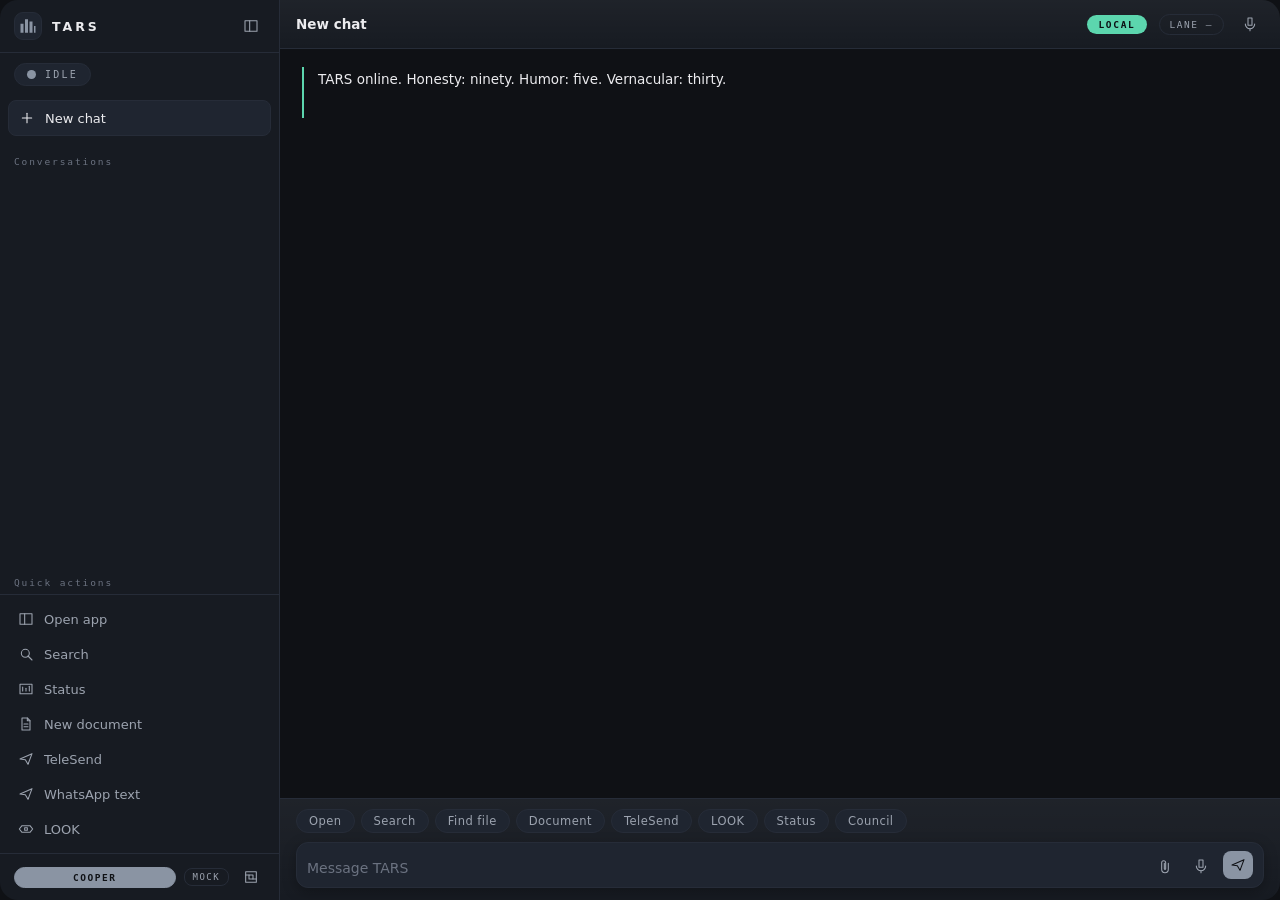
<file: tars/app/index.html>
<!DOCTYPE html>
<html lang="en">
<head>
<meta charset="utf-8">
<meta name="viewport" content="width=device-width, initial-scale=1">
<title>TARS</title>
<link rel="stylesheet" href="app.css">
</head>
<body>

<svg class="sprite" aria-hidden="true" focusable="false" xmlns="http://www.w3.org/2000/svg">
  <symbol id="ic-panel" viewBox="0 0 24 24"><rect x="3" y="4" width="18" height="16"></rect><line x1="10" y1="4" x2="10" y2="20"></line></symbol>
  <symbol id="ic-plus" viewBox="0 0 24 24"><line x1="12" y1="5" x2="12" y2="19"></line><line x1="5" y1="12" x2="19" y2="12"></line></symbol>
  <symbol id="ic-gauge" viewBox="0 0 24 24"><rect x="3" y="5" width="18" height="14"></rect><line x1="7" y1="15" x2="7" y2="9"></line><line x1="12" y1="15" x2="12" y2="11"></line><line x1="17" y1="15" x2="17" y2="8"></line></symbol>
  <symbol id="ic-doc" viewBox="0 0 24 24"><path d="M6 3h8l4 4v14H6z"></path><polyline points="14 3 14 7 18 7"></polyline><line x1="9" y1="12" x2="15" y2="12"></line><line x1="9" y1="16" x2="15" y2="16"></line></symbol>
  <symbol id="ic-send" viewBox="0 0 24 24"><polygon points="3 12 21 4 15 20 11 13"></polygon></symbol>
  <symbol id="ic-eye" viewBox="0 0 24 24"><path d="M2 12l4-5h12l4 5-4 5H6z"></path><rect x="10" y="10" width="4" height="4"></rect></symbol>
  <symbol id="ic-search" viewBox="0 0 24 24"><circle cx="11" cy="11" r="6"></circle><line x1="15" y1="15" x2="21" y2="21"></line></symbol>
  <symbol id="ic-mic" viewBox="0 0 24 24"><rect x="9" y="3" width="6" height="11"></rect><path d="M5 12a7 7 0 0 0 14 0"></path><line x1="12" y1="19" x2="12" y2="22"></line></symbol>
  <symbol id="ic-clip" viewBox="0 0 24 24"><path d="M17 8v9a5 5 0 0 1-10 0V7a3 3 0 0 1 6 0v9a1 1 0 0 1-2 0V8"></path></symbol>
  <symbol id="ic-gear" viewBox="0 0 24 24"><rect x="9" y="9" width="6" height="6"></rect><rect x="4" y="4" width="16" height="16"></rect><line x1="4" y1="9" x2="9" y2="9"></line><line x1="15" y1="15" x2="20" y2="15"></line></symbol>
  <symbol id="ic-lock" viewBox="0 0 24 24"><rect x="5" y="11" width="14" height="9"></rect><path d="M8 11V8a4 4 0 0 1 8 0v3"></path></symbol>
  <symbol id="ic-back" viewBox="0 0 24 24"><line x1="20" y1="12" x2="5" y2="12"></line><polyline points="11 6 5 12 11 18"></polyline></symbol>
  <symbol id="ic-down" viewBox="0 0 24 24"><line x1="12" y1="4" x2="12" y2="18"></line><polyline points="6 12 12 18 18 12"></polyline></symbol>
  <symbol id="ic-mark" viewBox="0 0 24 24"><rect x="2" y="9" width="4" height="12"></rect><rect x="8" y="3" width="4" height="18"></rect><rect x="14" y="6" width="4" height="15"></rect><rect x="20" y="12" width="2" height="9"></rect></symbol>
  <symbol id="ic-dir" viewBox="0 0 24 24"><path d="M3 6h7l2 3h9v10H3z"></path></symbol>
  <symbol id="ic-wave" viewBox="0 0 24 24"><line x1="3" y1="10" x2="3" y2="14"></line><line x1="7" y1="6" x2="7" y2="18"></line><line x1="11" y1="9" x2="11" y2="15"></line><line x1="15" y1="4" x2="15" y2="20"></line><line x1="19" y1="8" x2="19" y2="16"></line></symbol>
</svg>

<div class="shell" id="shell">

  <aside class="sidebar" id="sidebar">
    <div class="side-head">
      <span class="mark" aria-hidden="true"><svg class="glyph glyph-mark"><use href="#ic-mark"></use></svg></span>
      <span class="wordmark">TARS</span>
      <button type="button" class="icon-btn" id="collapse-btn" title="Collapse sidebar" aria-label="Collapse sidebar"><svg class="glyph"><use href="#ic-panel"></use></svg></button>
    </div>

    <div class="side-state" id="side-state">
      <span class="state-dot" id="state-dot" aria-hidden="true"></span>
      <span class="state-label" id="state-label">IDLE</span>
    </div>

    <button type="button" class="side-btn" id="new-chat-btn"><svg class="glyph"><use href="#ic-plus"></use></svg><span>New chat</span></button>

    <div class="side-section-title">Conversations</div>
    <ul class="chat-list" id="chat-list"></ul>

    <div class="side-section-title">Quick actions</div>
    <div class="quick-list" id="quick-list">
      <button type="button" class="side-btn" data-quick="open"><svg class="glyph"><use href="#ic-panel"></use></svg><span>Open app</span></button>
      <button type="button" class="side-btn" data-quick="search"><svg class="glyph"><use href="#ic-search"></use></svg><span>Search</span></button>
      <button type="button" class="side-btn" data-quick="status"><svg class="glyph"><use href="#ic-gauge"></use></svg><span>Status</span></button>
      <button type="button" class="side-btn" data-quick="document"><svg class="glyph"><use href="#ic-doc"></use></svg><span>New document</span></button>
      <button type="button" class="side-btn" data-quick="telesend"><svg class="glyph"><use href="#ic-send"></use></svg><span>TeleSend</span></button>
      <button type="button" class="side-btn" data-quick="whatsapp"><svg class="glyph"><use href="#ic-send"></use></svg><span>WhatsApp text</span></button>
      <button type="button" class="side-btn" data-quick="look"><svg class="glyph"><use href="#ic-eye"></use></svg><span>LOOK</span></button>
    </div>

    <div class="side-foot">
      <span class="id-chip" id="id-chip">COOPER</span>
      <span class="mock-tag" id="mock-tag" hidden>MOCK</span>
      <button type="button" class="icon-btn" id="settings-btn" title="Settings" aria-label="Settings"><svg class="glyph"><use href="#ic-gear"></use></svg></button>
    </div>
  </aside>

  <main class="stage" id="stage">

    <section class="view view-chat" id="view-chat">
      <header class="stage-head">
        <h1 class="chat-title" id="chat-title">New chat</h1>
        <span class="hue-pill" id="hue-pill">LOCAL</span>
        <span class="lane-tag" id="lane-tag">LANE —</span>
        <button type="button" class="icon-btn" id="head-mic-btn" title="Push to talk" aria-label="Push to talk"><svg class="glyph"><use href="#ic-mic"></use></svg></button>
      </header>

      <div class="look-band" id="look-band" hidden>
        <svg class="glyph lb-glyph" aria-hidden="true"><use href="#ic-eye"></use></svg>
        <span class="lb-word">WATCHING</span>
        <span class="lb-frames" id="look-frames">frame one</span>
        <span class="lb-screen">frames screened at the classifier</span>
        <button type="button" class="lb-stop" id="look-stop">stop</button>
      </div>

      <div class="transcript" id="transcript">
        <div class="hero" id="hero">
          <svg class="hero-art" viewBox="0 0 240 120" aria-hidden="true">
            <rect x="24" y="30" width="26" height="66"></rect>
            <rect x="62" y="14" width="26" height="82"></rect>
            <rect x="100" y="38" width="26" height="58"></rect>
            <rect x="152" y="24" width="26" height="72"></rect>
            <rect x="190" y="46" width="26" height="50"></rect>
          </svg>
          <p class="hero-note" id="hero-note">Bridge shell. Assets land at Merge Day.</p>
        </div>
        <div class="messages" id="messages"></div>
      </div>

      <button type="button" class="jump-pill" id="jump-pill" hidden><svg class="glyph"><use href="#ic-down"></use></svg><span>Jump to latest</span></button>

      <div class="voice-strip" id="voice-strip" hidden>
        <span class="voice-label" id="voice-label">LISTENING</span>
        <span class="voice-bars" id="voice-bars" aria-hidden="true"></span>
      </div>

      <div class="composer">
        <div class="chip-row" id="chip-row">
          <button type="button" class="chip" data-fill="open ">Open</button>
          <button type="button" class="chip" data-fill="search ">Search</button>
          <button type="button" class="chip" data-fill="find file ">Find file</button>
          <button type="button" class="chip" data-fill="document ">Document</button>
          <button type="button" class="chip" data-fill="telesend ">TeleSend</button>
          <button type="button" class="chip" data-fill="look">LOOK</button>
          <button type="button" class="chip" data-fill="status">Status</button>
          <button type="button" class="chip" data-fill="council ">Council</button>
        </div>
        <div class="input-bar">
          <textarea id="composer-input" class="composer-input" rows="1" placeholder="Message TARS" aria-label="Message TARS"></textarea>
          <input type="file" id="attach-input" class="attach-input" aria-hidden="true" tabindex="-1">
          <button type="button" class="icon-btn" id="attach-btn" title="Attach a file" aria-label="Attach a file"><svg class="glyph"><use href="#ic-clip"></use></svg></button>
          <button type="button" class="icon-btn" id="mic-btn" title="Push to talk" aria-label="Push to talk"><svg class="glyph"><use href="#ic-mic"></use></svg></button>
          <button type="button" class="go-btn" id="send-btn" title="Send" aria-label="Send"><svg class="glyph"><use href="#ic-send"></use></svg></button>
        </div>
      </div>
    </section>

    <section class="view view-settings" id="view-settings" hidden>
      <header class="stage-head">
        <button type="button" class="icon-btn" id="settings-back" title="Back to conversation" aria-label="Back to conversation"><svg class="glyph"><use href="#ic-back"></use></svg></button>
        <h1 class="chat-title">Settings</h1>
      </header>
      <div class="settings-body">
        <nav class="panel-nav" id="panel-nav">
          <button type="button" class="panel-tab is-on" id="tab-dials" data-panel="dials">Dials</button>
          <button type="button" class="panel-tab" id="tab-voice" data-panel="voice">Voice ID</button>
          <button type="button" class="panel-tab" id="tab-keys" data-panel="keys">Key Gauge</button>
          <button type="button" class="panel-tab" id="tab-privacy" data-panel="privacy">Privacy</button>
          <button type="button" class="panel-tab" id="tab-memory" data-panel="memory">Memory</button>
          <button type="button" class="panel-tab" id="tab-system" data-panel="system">System</button>
          <button type="button" class="panel-tab" id="tab-about" data-panel="about">About</button>
        </nav>
        <div class="panel" id="panel-dials">
          <h2 class="panel-title">Command dials</h2>
          <p class="panel-note">Numbers, not personalities. Cooper's verified voice or this panel moves them.</p>

          <div class="dial-row is-locked">
            <div class="dial-head"><span class="dial-name"><svg class="glyph glyph-lock"><use href="#ic-lock"></use></svg>HONESTY</span><span class="dial-value" id="val-honesty">90</span></div>
            <input type="range" min="0" max="100" value="90" id="dial-honesty" class="dial-range" aria-label="Honesty">
          </div>

          <div class="dial-row">
            <div class="dial-head"><span class="dial-name">HUMOR</span><span class="dial-value" id="val-humor">5</span></div>
            <input type="range" min="0" max="100" value="5" id="dial-humor" class="dial-range" aria-label="Humor">
          </div>

          <div class="dial-row">
            <div class="dial-head"><span class="dial-name">VERNACULAR</span><span class="dial-value" id="val-vernacular">30</span></div>
            <input type="range" min="0" max="100" value="30" id="dial-vernacular" class="dial-range" aria-label="Vernacular">
          </div>

          <div class="dial-row">
            <div class="dial-head"><span class="dial-name">DISCRETION</span><span class="dial-value" id="val-discretion">95</span></div>
            <input type="range" min="0" max="100" value="95" id="dial-discretion" class="dial-range" aria-label="Discretion">
          </div>

          <div class="dial-row">
            <div class="dial-head"><span class="dial-name">TRUST</span><span class="dial-value" id="val-trust">25</span></div>
            <input type="range" min="0" max="100" value="25" id="dial-trust" class="dial-range" aria-label="Trust">
          </div>

          <div class="preset-row">
            <button type="button" class="preset" data-humor="5" data-vernacular="30">Recruit<span class="preset-spec">H5 / V30</span></button>
            <button type="button" class="preset" data-humor="0" data-vernacular="0">Docking<span class="preset-spec">H0 / V0</span></button>
            <button type="button" class="preset" data-humor="60" data-vernacular="60">Endurance<span class="preset-spec">H60 / V60</span></button>
          </div>
          <p class="panel-foot">Presets move humor and vernacular only. Honesty is not in any preset.</p>

          <p class="dial-notice" id="dial-notice"></p>
        </div>

        <div class="panel panel-wide" id="panel-voice" hidden></div>
        <div class="panel panel-wide" id="panel-keys" hidden></div>
        <div class="panel" id="panel-privacy" hidden></div>
        <div class="panel panel-wide" id="panel-memory" hidden></div>
        <div class="panel" id="panel-system" hidden></div>
        <div class="panel" id="panel-about" hidden></div>
      </div>
    </section>

    <div class="closed-screen" id="closed-screen" role="button" tabindex="0" aria-label="Press Enter to summon TARS" hidden>
      <svg class="hero-art" viewBox="0 0 240 120" aria-hidden="true">
        <rect x="62" y="14" width="26" height="82"></rect>
        <rect x="100" y="38" width="26" height="58"></rect>
        <rect x="152" y="24" width="26" height="72"></rect>
      </svg>
      <p class="closed-label">OFF</p>
      <p class="closed-hint">Press Enter to summon.</p>
    </div>

  </main>
</div>

<div class="modal-scrim" id="modal-scrim" hidden>
  <div class="modal" role="dialog" aria-modal="true" aria-labelledby="modal-title">
    <h2 class="modal-title" id="modal-title">Confirm required</h2>
    <p class="modal-summary" id="modal-summary"></p>
    <p class="modal-target" id="modal-target"></p>
    <label class="modal-label" for="modal-input">Type YES to confirm</label>
    <input type="text" id="modal-input" class="modal-input" autocomplete="off" spellcheck="false">
    <div class="modal-actions">
      <button type="button" class="btn-quiet" id="modal-cancel">Cancel</button>
      <button type="button" class="btn-danger" id="modal-confirm">Confirm</button>
    </div>
  </div>
</div>

<script src="mock.js"></script>
<script src="app.js"></script>
</body>
</html>
</file>
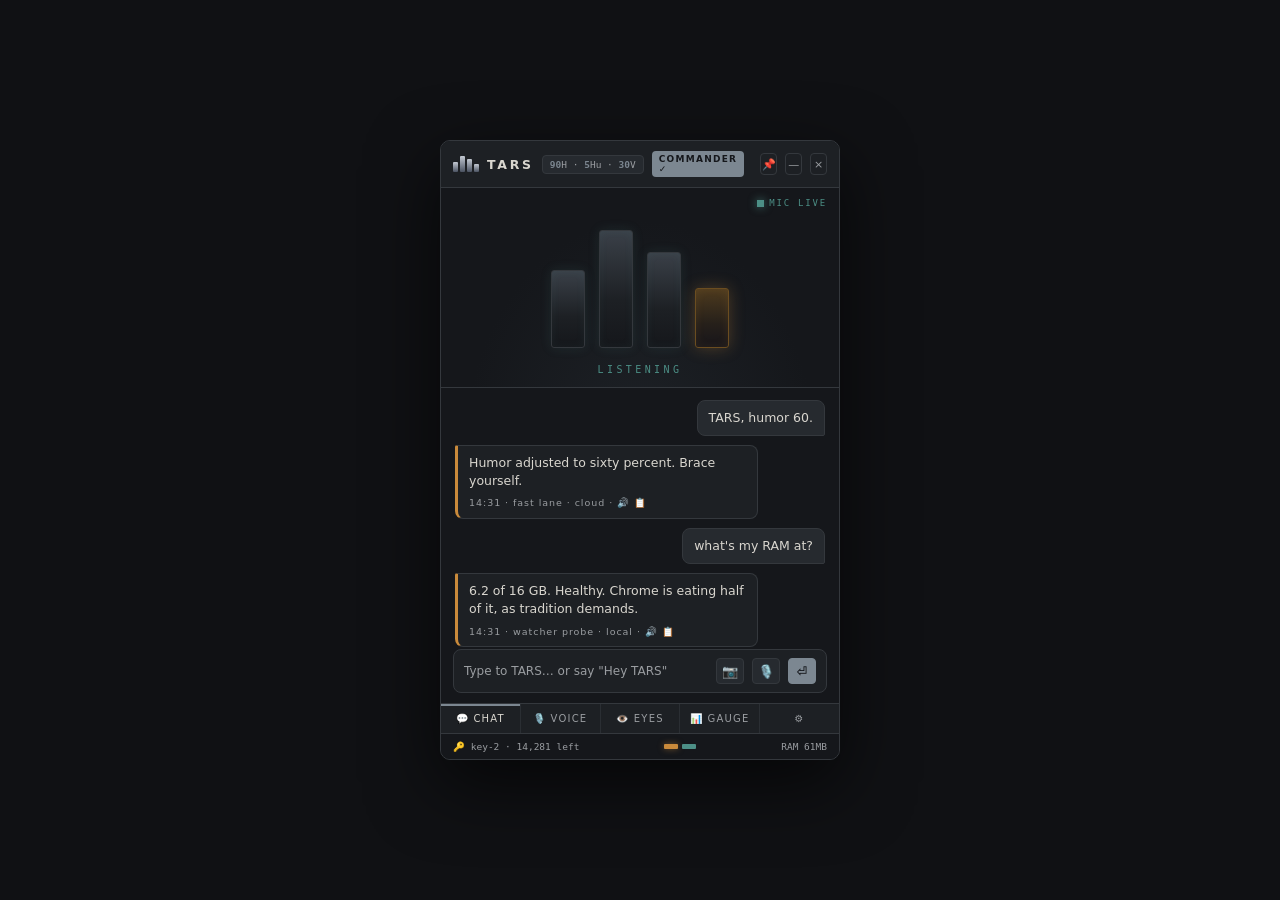
<file: tars/brand/b01-window-mockup.html>
<!DOCTYPE html>
<html lang="en">
<head>
<meta charset="UTF-8">
<title>TARS HOME — B-01 Mockup v0.2 · Mission Display</title>
<style>
  * { margin:0; padding:0; box-sizing:border-box; }
  body {
    background:#101114; min-height:100vh; display:flex; align-items:center; justify-content:center;
    font-family:'Segoe UI Variable','Segoe UI',system-ui,sans-serif; padding:24px;
  }
  .window {
    width:400px; height:620px; background:#15171B; border-radius:10px; overflow:hidden;
    border:1px solid #34383D; box-shadow:0 24px 70px rgba(0,0,0,.65);
    display:flex; flex-direction:column; user-select:none;
  }
  /* ── title bar ── */
  .titlebar {
    display:flex; align-items:center; gap:8px; padding:10px 12px;
    background:#1D2024; border-bottom:1px solid #34383D;
  }
  .mark { display:flex; gap:2px; align-items:flex-end; height:16px; }
  .mark i { display:block; width:5px; background:linear-gradient(180deg,#c3c9d2,#4a5261); border-radius:1px; }
  .mark i:nth-child(1){height:10px} .mark i:nth-child(2){height:16px} .mark i:nth-child(3){height:13px} .mark i:nth-child(4){height:8px}
  .appname { font-weight:600; font-size:12.5px; letter-spacing:.22em; color:#D9D6CF; }
  .dials {
    font-family:ui-monospace,'Cascadia Mono',Consolas,monospace; font-size:9.5px; color:#9A9DA1;
    background:#262A2F; border:1px solid #34383D; border-radius:4px; padding:3px 7px; white-space:nowrap;
  }
  .dials b { color:#7C8791; font-weight:600; }
  .chip {
    font-size:9px; letter-spacing:.14em; font-weight:700; padding:3px 7px; border-radius:4px;
    color:#15171B; background:#7C8791; /* COMMANDER = filled steel, dark text (contrast law) */
  }
  .grow { flex:1; }
  .tbtn {
    width:24px; height:22px; border-radius:4px; border:1px solid #34383D; background:#1D2024; color:#9A9DA1;
    font-size:11px; display:flex; align-items:center; justify-content:center; cursor:default;
  }
  /* ── hero ── */
  .hero {
    position:relative; height:200px; display:flex; align-items:center; justify-content:center;
    border-bottom:1px solid #34383D; background:radial-gradient(ellipse at 50% 130%, #1d2126 0%, #15171B 62%);
  }
  .slabs { display:flex; gap:14px; align-items:flex-end; height:120px; }
  .slab {
    width:34px; border-radius:3px;
    background:linear-gradient(180deg,#3a4048,#1D2024 60%,#15171B);
    border:1px solid #34383D;
    box-shadow:0 0 12px rgba(76,143,134,.14), inset 0 0 8px rgba(76,143,134,.08);
  }
  .slab:nth-child(1){height:78px}
  .slab:nth-child(2){height:118px}
  .slab:nth-child(3){height:96px}
  /* slab 4 = CLOUD call in flight (ochre) — the hue-law lesson */
  .slab.cloud {
    height:60px; border-color:#6b4d20;
    background:linear-gradient(180deg,#4d3a1e,#26201a 60%,#17151a);
    box-shadow:0 0 16px rgba(201,138,59,.30), inset 0 0 10px rgba(201,138,59,.12);
  }
  .state {
    position:absolute; bottom:12px; left:0; right:0; text-align:center;
    font-family:ui-monospace,'Cascadia Mono',monospace; font-size:10px; letter-spacing:.34em; color:#4C8F86;
  }
  .micdot {
    position:absolute; top:10px; right:12px; display:flex; align-items:center; gap:5px;
    font-family:ui-monospace,monospace; font-size:9px; letter-spacing:.2em; color:#4C8F86;
  }
  .micdot::before { content:''; width:7px; height:7px; background:#4C8F86; box-shadow:0 0 8px rgba(76,143,134,.8); }
  /* ── transcript ── */
  .chat { flex:1; padding:12px 14px; display:flex; flex-direction:column; gap:9px; overflow:hidden; }
  .msg { max-width:82%; font-size:12.5px; line-height:1.45; padding:8px 11px; }
  .msg.you {
    align-self:flex-end; background:#262A2F; color:#D9D6CF; border-radius:8px 8px 2px 8px; border:1px solid #34383D;
  }
  .msg.tars {
    align-self:flex-start; background:#1D2024; color:#D9D6CF; border-radius:2px 8px 8px 8px;
    border:1px solid #34383D; border-left:3px solid #C98A3B; /* this reply came from a cloud brain */
  }
  .msg.tars .meta { margin-top:6px; font-size:9.5px; color:#9A9DA1; letter-spacing:.1em; }
  .msg.tars .meta span { cursor:default; }
  .msg.tars.priv { border-left-color:#4C8F86; } /* vaulted — teal carries private now */
  .msg.tars.priv .meta em { color:#4C8F86; font-style:normal; }
  /* ── input ── */
  .inputbar {
    display:flex; align-items:center; gap:8px; margin:0 12px 10px; padding:8px 10px;
    background:#1D2024; border:1px solid #34383D; border-radius:8px;
  }
  .inputbar .ph { flex:1; font-size:12px; color:#9A9DA1; }
  .ibtn { width:28px; height:26px; border-radius:4px; background:#262A2F; border:1px solid #34383D; color:#9A9DA1; font-size:13px; display:flex; align-items:center; justify-content:center; }
  .ibtn.go { background:#7C8791; color:#15171B; border-color:#7C8791; font-weight:700; }
  /* ── mode row ── */
  .modes { display:flex; border-top:1px solid #34383D; background:#1D2024; }
  .modes div {
    flex:1; text-align:center; padding:9px 0; font-size:10px; letter-spacing:.12em; color:#9A9DA1;
    border-right:1px solid #2a2e33;
  }
  .modes div:last-child { border-right:0; }
  .modes div.on { color:#D9D6CF; box-shadow:inset 0 2px 0 #7C8791; }
  /* ── footer ── */
  .footer {
    display:flex; align-items:center; justify-content:space-between; padding:7px 12px;
    background:#15171B; border-top:1px solid #34383D;
    font-family:ui-monospace,monospace; font-size:9.5px; color:#9A9DA1;
  }
  .huestrip { display:flex; gap:4px; align-items:center; }
  .huestrip i { width:14px; height:5px; border-radius:1px; }
  .huestrip .c { background:#C98A3B; box-shadow:0 0 6px rgba(201,138,59,.5); } /* cloud in flight */
  .huestrip .a { background:#4C8F86; } /* local idle */
</style>
</head>
<body>
  <div class="window">

    <!-- B-02 title bar -->
    <div class="titlebar">
      <span class="mark"><i></i><i></i><i></i><i></i></span>
      <span class="appname">TARS</span>
      <span class="dials"><b>90</b>H · <b>5</b>Hu · <b>30</b>V</span>
      <span class="chip">COMMANDER ✓</span>
      <span class="grow"></span>
      <span class="tbtn">📌</span><span class="tbtn">—</span><span class="tbtn">×</span>
    </div>

    <!-- Hero: slab motif · teal = ears local · slab 4 ochre = cloud brain in flight · Kokonut ai-voice docks here (FINAL) -->
    <div class="hero">
      <span class="micdot">MIC LIVE</span>
      <div class="slabs"><i class="slab"></i><i class="slab"></i><i class="slab"></i><i class="slab cloud"></i></div>
      <div class="state">LISTENING</div>
    </div>

    <!-- B-03 transcript · hue-law: ochre left-slab = cloud answer · teal = vaulted -->
    <div class="chat">
      <div class="msg you">TARS, humor 60.</div>
      <div class="msg tars">Humor adjusted to sixty percent. Brace yourself.
        <div class="meta">14:31 · fast lane · cloud · <span>🔊</span> <span>📋</span></div>
      </div>
      <div class="msg you">what's my RAM at?</div>
      <div class="msg tars">6.2 of 16 GB. Healthy. Chrome is eating half of it, as tradition demands.
        <div class="meta">14:31 · watcher probe · local · <span>🔊</span> <span>📋</span></div>
      </div>
      <div class="msg tars priv">Vaulted offline. Not sent anywhere.
        <div class="meta">14:32 · <em>teal — nothing left this machine</em> · <span>🔊</span></div>
      </div>
    </div>

    <!-- B-04 input -->
    <div class="inputbar">
      <span class="ph">Type to TARS… or say "Hey TARS"</span>
      <span class="ibtn">📷</span><span class="ibtn">🎙️</span><span class="ibtn go">⏎</span>
    </div>

    <!-- B-05 mode row -->
    <div class="modes">
      <div class="on">💬 CHAT</div><div>🎙️ VOICE</div><div>👁️ EYES</div><div>📊 GAUGE</div><div>⚙️</div>
    </div>

    <!-- B-06 footer -->
    <div class="footer">
      <span>🔑 key-2 · 14,281 left</span>
      <span class="huestrip"><i class="c"></i><i class="a"></i></span>
      <span>RAM 61MB</span>
    </div>

  </div>
</body>
</html>
</file>
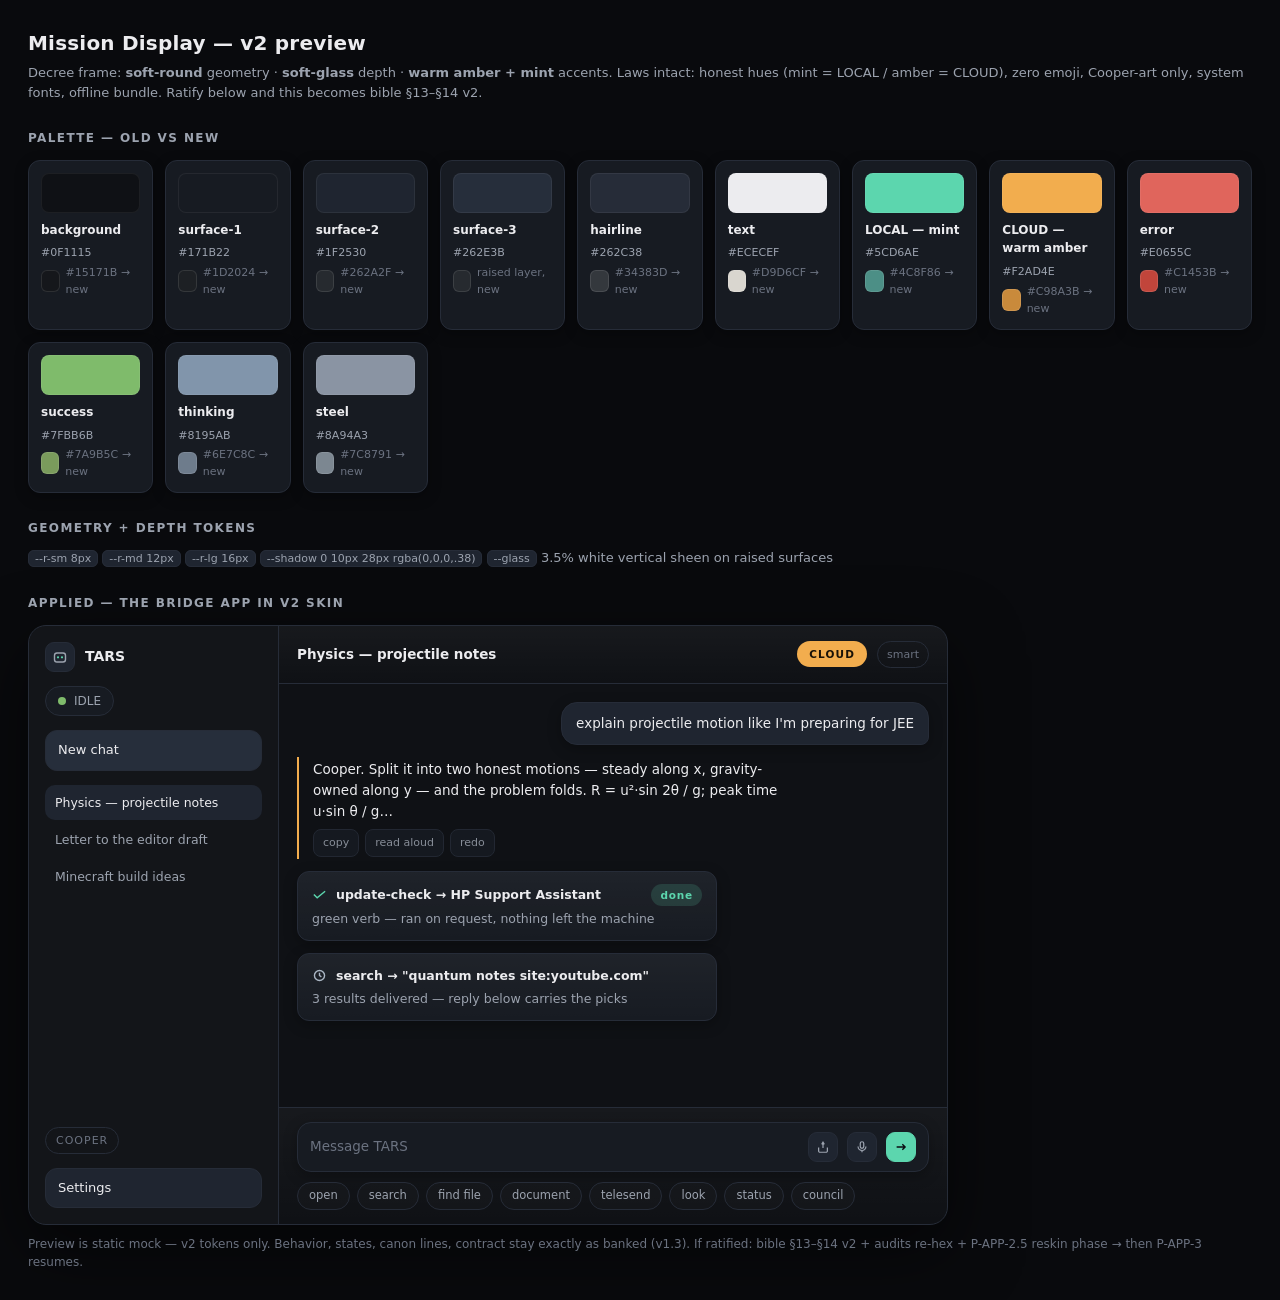
<file: tars/brand/mission-display-v2-preview.html>
<!DOCTYPE html>
<html lang="en">
<head>
<meta charset="UTF-8">
<meta name="viewport" content="width=device-width, initial-scale=1.0">
<title>TARS — Mission Display v2 preview</title>
<style>
  :root{
    /* Mission Display v2 — proposed tokens (Decree: soft-round / soft-glass / warm amber + mint) */
    --bg:#0F1115; --s1:#171B22; --s2:#1F2530; --s3:#262E3B;
    --text:#ECECEF; --dim:#9CA3AF; --faint:#6B7280;
    --hair:#262C38;
    --local:#5CD6AE;          /* mint — nothing leaves */
    --cloud:#F2AD4E;          /* warm amber — data may leave */
    --err:#E0655C; --ok:#7FBB6B; --think:#8195AB; --focus:#AAB6C4;
    --steel:#8A94A3;
    --r-sm:8px; --r-md:12px; --r-lg:16px;
    --shadow:0 10px 28px rgba(0,0,0,.38); --shadow-soft:0 4px 14px rgba(0,0,0,.28);
    --glass:linear-gradient(180deg, rgba(255,255,255,.035), rgba(255,255,255,0));
  }
  *{box-sizing:border-box; margin:0; padding:0; font-family:"Segoe UI",system-ui,-apple-system,Roboto,sans-serif;}
  body{background:#090A0D; color:var(--text); padding:28px; line-height:1.55;}
  h1{font-size:20px; font-weight:650; letter-spacing:.2px}
  h2{font-size:12px; font-weight:650; letter-spacing:1.4px; text-transform:uppercase; color:var(--dim); margin:26px 0 10px;}
  .sub{color:var(--dim); font-size:13px; margin-top:4px}
  .grid{display:grid; grid-template-columns:repeat(auto-fit,minmax(120px,1fr)); gap:12px; margin-top:12px;}
  .sw{background:var(--s1); border:1px solid var(--hair); border-radius:var(--r-md); padding:12px; box-shadow:var(--shadow-soft);}
  .sw .chip{height:40px; border-radius:var(--r-sm); margin-bottom:8px; border:1px solid rgba(255,255,255,.06)}
  .sw b{font-size:12px; font-weight:600; display:block}
  .sw code{font-size:11px; color:var(--dim)}
  .oldnew{display:flex; gap:6px; align-items:center; font-size:11px; color:var(--faint)}
  .oldnew .o{width:22px;height:22px;border-radius:6px;border:1px solid rgba(255,255,255,.1)}
  .oldnew .n{width:22px;height:22px;border-radius:6px;border:1px solid rgba(255,255,255,.1)}
  /* --- app frame mock --- */
  .frame{width:min(920px,100%); height:600px; background:var(--bg); border:1px solid var(--hair); border-radius:18px; overflow:hidden; display:flex; box-shadow:0 24px 70px rgba(0,0,0,.55); margin-top:12px}
  .side{width:250px; background:rgba(255,255,255,.015); border-right:1px solid var(--hair); padding:16px; display:flex; flex-direction:column; gap:14px}
  .brand{display:flex; align-items:center; gap:10px; font-weight:650; font-size:14px}
  .mark{width:30px;height:30px;border-radius:9px;background:var(--s2); border:1px solid var(--hair); display:flex;align-items:center;justify-content:center}
  .mark svg{width:16px;height:16px}
  .state{display:flex; align-items:center; gap:8px; font-size:12px; color:var(--dim); background:var(--s1); border:1px solid var(--hair); border-radius:999px; padding:5px 12px; width:max-content}
  .dot{width:8px;height:8px;border-radius:50%;background:var(--ok)}
  .btn{background:var(--s2); border:1px solid var(--hair); color:var(--text); border-radius:var(--r-md); padding:9px 12px; font-size:13px; text-align:left; cursor:default}
  .btn.new{background:var(--s3);} 
  .hist{font-size:12.5px; color:var(--dim); display:flex; flex-direction:column; gap:2px}
  .hist div{padding:8px 10px; border-radius:10px;}
  .hist .on{background:var(--s2); color:var(--text);} 
  .spacer{flex:1}
  .chipid{font-size:11px; letter-spacing:1px; color:var(--faint); border:1px solid var(--hair); border-radius:999px; padding:4px 10px; width:max-content}
  .main{flex:1; display:flex; flex-direction:column}
  .head{height:58px; border-bottom:1px solid var(--hair); display:flex; align-items:center; gap:10px; padding:0 18px; background:var(--glass)}
  .title{font-size:13.5px; font-weight:600}
  .pill{margin-left:auto; font-size:10.5px; letter-spacing:1.1px; font-weight:700; padding:5px 12px; border-radius:999px}
  .pill.local{background:var(--local); color:#0B0E12}
  .pill.cloud{background:var(--cloud); color:#191207}
  .lane{font-size:11px; color:var(--faint); border:1px solid var(--hair); padding:4px 9px; border-radius:999px}
  .stage{flex:1; padding:18px 18px 8px; overflow:auto; display:flex; flex-direction:column; gap:12px}
  .me{align-self:flex-end; max-width:74%; background:var(--s2); border:1px solid var(--hair); border-radius:var(--r-lg) var(--r-lg) var(--r-sm) var(--r-lg); padding:10px 14px; font-size:13.5px; box-shadow:var(--shadow-soft)}
  .tars{align-self:flex-start; max-width:78%; padding:2px 0 2px 14px; border-left:2px solid var(--cloud); font-size:13.5px}
  .tars .actions{display:flex; gap:6px; margin:8px 0 0; opacity:.85}
  .act{font-size:11px; color:var(--dim); border:1px solid var(--hair); background:var(--s1); border-radius:8px; padding:4px 9px}
  .card{align-self:flex-start; width:min(420px,86%); background:var(--s1); background-image:var(--glass); border:1px solid var(--hair); border-radius:var(--r-md); padding:12px 14px; box-shadow:var(--shadow-soft); font-size:12.5px}
  .card .r1{display:flex; align-items:center; gap:9px; font-weight:600}
  .card .g{width:15px;height:15px; flex:none}
  .card .r2{color:var(--dim); margin-top:3px}
  .card .st{margin-left:auto; font-size:10.5px; font-weight:700; letter-spacing:.8px; padding:3px 9px; border-radius:999px; background:var(--s3); color:var(--focus)}
  .card.done .st{background:rgba(92,214,174,.16); color:var(--local)}
  .input{border-top:1px solid var(--hair); padding:14px 18px; background:var(--glass)}
  .bar{display:flex; gap:9px; background:var(--s1); border:1px solid var(--hair); border-radius:14px; padding:9px 12px; align-items:center; box-shadow:var(--shadow-soft)}
  .bar .txt{flex:1; color:var(--faint); font-size:13.5px}
  .ico{width:30px;height:30px;border-radius:9px;border:1px solid var(--hair); background:var(--s2); display:flex;align-items:center;justify-content:center}
  .send{background:var(--local); border:1px solid var(--local)}
  .chips{display:flex; gap:7px; margin-top:10px; flex-wrap:wrap}
  .chip2{font-size:11.5px; color:var(--dim); border:1px solid var(--hair); background:rgba(255,255,255,.015); border-radius:999px; padding:4px 11px}
  .legendnote{font-size:12px;color:var(--faint); margin-top:10px}
  code.tag{background:var(--s2); border:1px solid var(--hair); border-radius:6px; padding:1px 6px; font-size:11px; color:var(--dim)}
</style>
</head>
<body>
<h1>Mission Display — v2 preview</h1>
<p class="sub">Decree frame: <b>soft-round</b> geometry · <b>soft-glass</b> depth · <b>warm amber + mint</b> accents. Laws intact: honest hues (mint = LOCAL / amber = CLOUD), zero emoji, Cooper-art only, system fonts, offline bundle. Ratify below and this becomes bible §13–§14 v2.</p>

<h2>Palette — old vs new</h2>
<div class="grid">
  <div class="sw"><div class="chip" style="background:#0F1115"></div><b>background</b><code>#0F1115</code><div class="oldnew"><span class="o" style="background:#15171B"></span>#15171B → new</div></div>
  <div class="sw"><div class="chip" style="background:#171B22"></div><b>surface-1</b><code>#171B22</code><div class="oldnew"><span class="o" style="background:#1D2024"></span>#1D2024 → new</div></div>
  <div class="sw"><div class="chip" style="background:#1F2530"></div><b>surface-2</b><code>#1F2530</code><div class="oldnew"><span class="o" style="background:#262A2F"></span>#262A2F → new</div></div>
  <div class="sw"><div class="chip" style="background:#262E3B"></div><b>surface-3</b><code>#262E3B</code><div class="oldnew"><span class="o" style="background:#262A2F"></span>raised layer, new</div></div>
  <div class="sw"><div class="chip" style="background:#262C38"></div><b>hairline</b><code>#262C38</code><div class="oldnew"><span class="o" style="background:#34383D"></span>#34383D → new</div></div>
  <div class="sw"><div class="chip" style="background:#ECECEF"></div><b style="color:#ECECEF">text</b><code>#ECECEF</code><div class="oldnew"><span class="o" style="background:#D9D6CF"></span>#D9D6CF → new</div></div>
  <div class="sw"><div class="chip" style="background:#5CD6AE"></div><b>LOCAL — mint</b><code>#5CD6AE</code><div class="oldnew"><span class="o" style="background:#4C8F86"></span>#4C8F86 → new</div></div>
  <div class="sw"><div class="chip" style="background:#F2AD4E"></div><b>CLOUD — warm amber</b><code>#F2AD4E</code><div class="oldnew"><span class="o" style="background:#C98A3B"></span>#C98A3B → new</div></div>
  <div class="sw"><div class="chip" style="background:#E0655C"></div><b>error</b><code>#E0655C</code><div class="oldnew"><span class="o" style="background:#C1453B"></span>#C1453B → new</div></div>
  <div class="sw"><div class="chip" style="background:#7FBB6B"></div><b>success</b><code>#7FBB6B</code><div class="oldnew"><span class="o" style="background:#7A9B5C"></span>#7A9B5C → new</div></div>
  <div class="sw"><div class="chip" style="background:#8195AB"></div><b>thinking</b><code>#8195AB</code><div class="oldnew"><span class="o" style="background:#6E7C8C"></span>#6E7C8C → new</div></div>
  <div class="sw"><div class="chip" style="background:#8A94A3"></div><b>steel</b><code>#8A94A3</code><div class="oldnew"><span class="o" style="background:#7C8791"></span>#7C8791 → new</div></div>
</div>

<h2>Geometry + depth tokens</h2>
<p class="sub"><code class="tag">--r-sm 8px</code> <code class="tag">--r-md 12px</code> <code class="tag">--r-lg 16px</code> <code class="tag">--shadow 0 10px 28px rgba(0,0,0,.38)</code> <code class="tag">--glass</code> 3.5% white vertical sheen on raised surfaces</p>

<h2>Applied — the Bridge app in v2 skin</h2>
<div class="frame">
  <div class="side">
    <div class="brand"><span class="mark"><svg viewBox="0 0 16 16" fill="none" stroke="#9CA3AF" stroke-width="1.4"><rect x="2.5" y="4" width="11" height="9" rx="2.5"/><circle cx="6" cy="8.3" r="1.1" fill="#5CD6AE" stroke="none"/><circle cx="10" cy="8.3" r="1.1" fill="#5CD6AE" stroke="none"/></svg></span>TARS</div>
    <div class="state"><span class="dot"></span>IDLE</div>
    <div class="btn new">New chat</div>
    <div class="hist">
      <div class="on">Physics — projectile notes</div>
      <div>Letter to the editor draft</div>
      <div>Minecraft build ideas</div>
    </div>
    <div class="spacer"></div>
    <div class="chipid">COOPER</div>
    <div class="btn">Settings</div>
  </div>
  <div class="main">
    <div class="head"><span class="title">Physics — projectile notes</span><span class="pill cloud">CLOUD</span><span class="lane">smart</span></div>
    <div class="stage">
      <div class="me">explain projectile motion like I'm preparing for JEE</div>
      <div class="tars">Cooper. Split it into two honest motions — steady along x, gravity-owned along y — and the problem folds. R = u²·sin 2θ / g; peak time u·sin θ / g…
        <div class="actions"><span class="act">copy</span><span class="act">read aloud</span><span class="act">redo</span></div>
      </div>
      <div class="card done"><div class="r1"><svg class="g" viewBox="0 0 16 16" fill="none" stroke="#5CD6AE" stroke-width="1.5"><path d="M2 8l3.5 3.5L14 4.5"/></svg>update-check → HP Support Assistant<span class="st">done</span></div><div class="r2">green verb — ran on request, nothing left the machine</div></div>
      <div class="card"><div class="r1"><svg class="g" viewBox="0 0 16 16" fill="none" stroke="#AAB6C4" stroke-width="1.5"><circle cx="8" cy="8" r="5.4"/><path d="M8 5v3l2 1.4"/></svg>search → "quantum notes site:youtube.com"</div><div class="r2">3 results delivered — reply below carries the picks</div></div>
    </div>
    <div class="input">
      <div class="bar"><span class="txt">Message TARS</span><span class="ico"><svg width="14" height="14" viewBox="0 0 16 16" fill="none" stroke="#9CA3AF" stroke-width="1.4"><path d="M8 2.5v6.5M6.5 5L8 2.5 9.5 5"/><path d="M3 8.5v4a1.5 1.5 0 001.5 1.5h7A1.5 1.5 0 0013 12.5v-4"/></svg></span><span class="ico"><svg width="14" height="14" viewBox="0 0 16 16" fill="none" stroke="#9CA3AF" stroke-width="1.4"><rect x="6" y="2" width="4" height="7.5" rx="2"/><path d="M3.5 7.5a4.5 4.5 0 009 0M8 12v2"/></svg></span><span class="ico send"><svg width="14" height="14" viewBox="0 0 16 16" fill="none" stroke="#0B0E12" stroke-width="1.6"><path d="M3 8h9M9.5 4.8L12.7 8l-3.2 3.2"/></svg></span></div>
      <div class="chips"><span class="chip2">open</span><span class="chip2">search</span><span class="chip2">find file</span><span class="chip2">document</span><span class="chip2">telesend</span><span class="chip2">look</span><span class="chip2">status</span><span class="chip2">council</span></div>
    </div>
  </div>
</div>
<p class="legendnote">Preview is static mock — v2 tokens only. Behavior, states, canon lines, contract stay exactly as banked (v1.3). If ratified: bible §13–§14 v2 + audits re-hex + P-APP-2.5 reskin phase → then P-APP-3 resumes.</p>
</body>
</html>
</file>
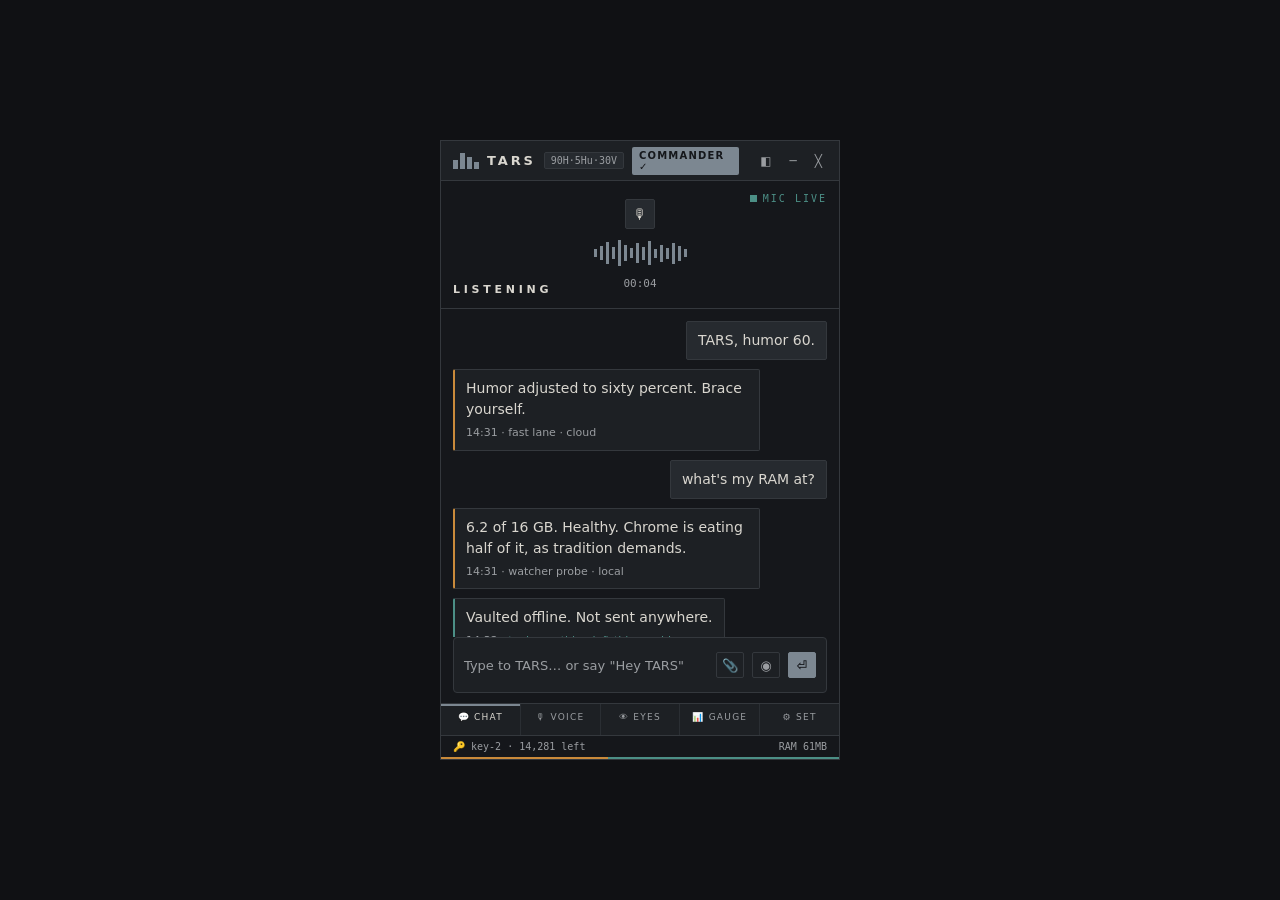
<file: tars/brand/tars-home-mockup-v03.html>
<!DOCTYPE html>
<html lang="en">
<head>
<meta charset="UTF-8">
<title>TARS HOME — Mockup v0.3 · "Instrument, not app" (Claude commission)</title>
<style>
  * { margin:0; padding:0; box-sizing:border-box; }
  body {
    background:#101114; min-height:100vh; display:flex; align-items:center; justify-content:center;
    font-family:'Segoe UI Variable','Segoe UI',system-ui,sans-serif; padding:24px;
  }
  .window {
    width:400px; height:620px; background:#15171B; border-radius:0; overflow:hidden;
    border:1px solid #34383D; /* no shadows — elevation by fill step only */
    display:flex; flex-direction:column; user-select:none;
  }
  /* ── STATUS STRIP (40px — title bar merged into one instrument row) ── */
  .strip {
    height:40px; display:flex; align-items:center; gap:8px; padding:0 12px;
    background:#1D2024; border-bottom:0.5px solid #34383D;
  }
  .mark { display:flex; gap:2px; align-items:flex-end; height:16px; }
  .mark i { display:block; width:5px; background:#7C8791; border-radius:0; }
  .mark i:nth-child(1){height:9px} .mark i:nth-child(2){height:16px} .mark i:nth-child(3){height:12px} .mark i:nth-child(4){height:7px}
  .brand { font-weight:600; font-size:13px; letter-spacing:.22em; color:#D9D6CF; }
  .dials {
    font-family:ui-monospace,'Cascadia Mono',Consolas,monospace; font-size:10px; color:#9A9DA1;
    background:#262A2F; border:1px solid #34383D; border-radius:2px; padding:2px 6px;
    font-variant-numeric:tabular-nums;
  }
  .chip {
    font-size:10px; letter-spacing:.12em; font-weight:600; padding:3px 7px; border-radius:2px;
    color:#15171B; background:#7C8791;
  }
  .grow { flex:1; }
  .glyph { color:#9A9DA1; font-size:12px; padding:2px 5px; cursor:default; }
  /* ── HERO BAND (128px — fixed instrument band, never grows) ── */
  .hero {
    height:128px; position:relative; display:flex; align-items:center; justify-content:center;
    background:#15171B; border-bottom:0.5px solid #34383D;
  }
  .slabel {
    position:absolute; left:12px; bottom:12px;
    font-size:11px; font-weight:600; letter-spacing:.34em; color:#D9D6CF;
  }
  .micdot {
    position:absolute; right:12px; top:12px; display:flex; align-items:center; gap:6px;
    font-family:ui-monospace,monospace; font-size:10px; letter-spacing:.2em; color:#4C8F86;
  }
  .micdot::before { content:''; width:7px; height:7px; background:#4C8F86; animation:pulse 1.2s ease-in-out infinite; }
  @keyframes pulse { 0%,100%{opacity:1} 50%{opacity:.4} }
  /* Kokonut ai-voice approximation: mic button + timer + waveform */
  .voice { display:flex; flex-direction:column; align-items:center; gap:10px; }
  .voice .micbtn {
    width:30px; height:30px; border-radius:2px; background:#262A2F; border:1px solid #34383D;
    display:flex; align-items:center; justify-content:center; color:#D9D6CF; font-size:14px;
  }
  .voice .timer { font-family:ui-monospace,monospace; font-size:11px; color:#9A9DA1; font-variant-numeric:tabular-nums; }
  .wave { display:flex; gap:3px; align-items:center; height:28px; }
  .wave i { display:block; width:3px; background:#7C8791; border-radius:0; }
  /* ── TRANSCRIPT ── */
  .chat { flex:1; padding:12px; display:flex; flex-direction:column; gap:9px; overflow:hidden; }
  .msg { max-width:82%; font-size:14px; line-height:1.5; padding:8px 11px; position:relative; }
  .msg.you {
    align-self:flex-end; background:#262A2F; color:#D9D6CF; border-radius:2px; border:1px solid #34383D;
  }
  .msg.tars {
    align-self:flex-start; background:#1D2024; color:#D9D6CF; border-radius:2px;
    border:1px solid #34383D; border-left:2px solid #C98A3B; /* ochre = this answer left the machine */
  }
  .msg.tars.priv { border-left-color:#4C8F86; } /* teal = vaulted, stayed home */
  .meta { margin-top:5px; font-size:11px; color:#9A9DA1; display:flex; gap:8px; }
  .meta .acts { opacity:0; transition:opacity .1s ease-out; } /* hover-reveal law */
  .msg:hover .meta .acts { opacity:1; }
  .meta em { font-style:normal; color:#4C8F86; }
  /* ── INPUT BAR (56px) ── */
  .inputbar {
    height:56px; display:flex; align-items:center; gap:8px; margin:0 12px 10px; padding:0 10px;
    background:#1D2024; border:1px solid #34383D; border-radius:4px;
  }
  .inputbar .ph { flex:1; font-size:13px; color:#9A9DA1; }
  .ibtn { width:28px; height:26px; border-radius:2px; background:transparent; border:1px solid #34383D; color:#9A9DA1; font-size:13px; display:flex; align-items:center; justify-content:center; }
  .ibtn.go { background:#7C8791; color:#15171B; border-color:#7C8791; font-weight:700; }
  /* ── MODE ROW (32px, underline-slab active) ── */
  .modes { height:32px; display:flex; background:#1D2024; border-top:0.5px solid #34383D; }
  .modes div {
    flex:1; text-align:center; padding:8px 0 0; font-size:9px; letter-spacing:.14em; color:#9A9DA1;
    border-right:0.5px solid #2a2e33;
  }
  .modes div:last-child { border-right:0; }
  .modes div.on { color:#D9D6CF; box-shadow:inset 0 2px 0 #7C8791; }
  /* ── FOOTER 24px + hue strip at literal bottom edge ── */
  .footer {
    height:24px; position:relative; display:flex; align-items:center; justify-content:space-between;
    padding:0 12px 2px; background:#15171B; border-top:0.5px solid #34383D;
    font-family:ui-monospace,monospace; font-size:10px; color:#9A9DA1;
    font-variant-numeric:tabular-nums;
  }
  .huestrip { position:absolute; left:0; right:0; bottom:0; height:2px; background:#4C8F86; }
  .huestrip::after { content:''; position:absolute; left:0; bottom:0; height:2px; width:42%; background:#C98A3B; } /* cloud call in flight */
</style>
</head>
<body>
  <div class="window">

    <!-- STATUS STRIP -->
    <div class="strip">
      <span class="mark"><i></i><i></i><i></i><i></i></span>
      <span class="brand">TARS</span>
      <span class="dials">90H·5Hu·30V</span>
      <span class="chip">COMMANDER ✓</span>
      <span class="grow"></span>
      <span class="glyph">◧</span><span class="glyph">─</span><span class="glyph">╳</span>
    </div>

    <!-- HERO BAND: Kokonut ai-voice dock (FINAL) -->
    <div class="hero">
      <span class="micdot">MIC LIVE</span>
      <div class="voice">
        <span class="micbtn">🎙</span>
        <div class="wave">
          <i style="height:8px"></i><i style="height:14px"></i><i style="height:22px"></i><i style="height:12px"></i><i style="height:26px"></i><i style="height:16px"></i><i style="height:10px"></i><i style="height:20px"></i><i style="height:13px"></i><i style="height:24px"></i><i style="height:9px"></i><i style="height:17px"></i><i style="height:11px"></i><i style="height:21px"></i><i style="height:15px"></i><i style="height:8px"></i>
        </div>
        <span class="timer">00:04</span>
      </div>
      <span class="slabel">LISTENING</span>
    </div>

    <!-- TRANSCRIPT -->
    <div class="chat">
      <div class="msg you">TARS, humor 60.</div>
      <div class="msg tars">Humor adjusted to sixty percent. Brace yourself.
        <div class="meta"><span>14:31 · fast lane · cloud</span><span class="acts">🔊 📋</span></div>
      </div>
      <div class="msg you">what's my RAM at?</div>
      <div class="msg tars">6.2 of 16 GB. Healthy. Chrome is eating half of it, as tradition demands.
        <div class="meta"><span>14:31 · watcher probe · local</span><span class="acts">🔊 📋</span></div>
      </div>
      <div class="msg tars priv">Vaulted offline. Not sent anywhere.
        <div class="meta"><span>14:32 · <em>teal — nothing left this machine</em></span><span class="acts">🔊</span></div>
      </div>
    </div>

    <!-- INPUT BAR -->
    <div class="inputbar">
      <span class="ph">Type to TARS… or say "Hey TARS"</span>
      <span class="ibtn">📎</span><span class="ibtn">◉</span><span class="ibtn go">⏎</span>
    </div>

    <!-- MODE ROW -->
    <div class="modes">
      <div class="on">💬 CHAT</div><div>🎙 VOICE</div><div>👁 EYES</div><div>📊 GAUGE</div><div>⚙ SET</div>
    </div>

    <!-- FOOTER -->
    <div class="footer">
      <span>🔑 key-2 · 14,281 left</span>
      <span>RAM 61MB</span>
      <span class="huestrip"></span>
    </div>

  </div>
</body>
</html>
</file>
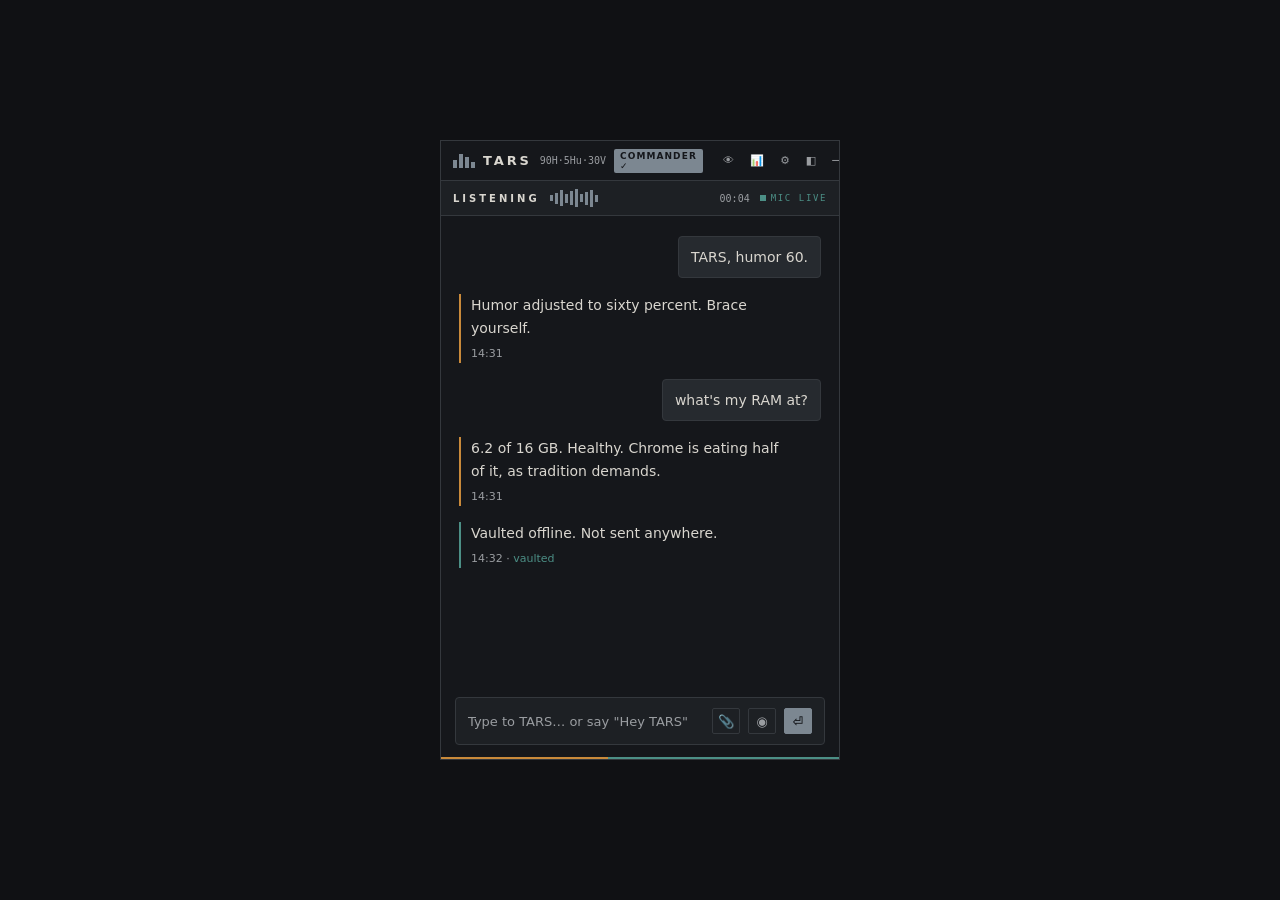
<file: tars/brand/tars-home-mockup-v04-simple.html>
<!DOCTYPE html>
<html lang="en">
<head>
<meta charset="UTF-8">
<title>TARS HOME — Mockup v0.4 "Simple Pane" (ChatGPT/Claude-style)</title>
<style>
  * { margin:0; padding:0; box-sizing:border-box; }
  body {
    background:#101114; min-height:100vh; display:flex; align-items:center; justify-content:center;
    font-family:'Segoe UI Variable','Segoe UI',system-ui,sans-serif; padding:24px;
  }
  .window {
    width:400px; height:620px; background:#15171B; border-radius:0; overflow:hidden;
    border:1px solid #34383D; position:relative; display:flex; flex-direction:column; user-select:none;
  }
  /* ── minimal strip (only law-mandated items + quiet mode glyphs) ── */
  .strip {
    height:40px; display:flex; align-items:center; gap:8px; padding:0 12px;
    background:#15171B; border-bottom:0.5px solid #34383D;
  }
  .mark { display:flex; gap:2px; align-items:flex-end; height:14px; }
  .mark i { display:block; width:4px; background:#7C8791; }
  .mark i:nth-child(1){height:8px} .mark i:nth-child(2){height:14px} .mark i:nth-child(3){height:11px} .mark i:nth-child(4){height:6px}
  .brand { font-weight:600; font-size:13px; letter-spacing:.22em; color:#D9D6CF; }
  .dials {
    font-family:ui-monospace,'Cascadia Mono',monospace; font-size:10px; color:#9A9DA1;
    font-variant-numeric:tabular-nums;
  }
  .chip { font-size:9px; letter-spacing:.12em; font-weight:600; padding:2px 6px; border-radius:2px; color:#15171B; background:#7C8791; }
  .grow { flex:1; }
  .glyph { color:#9A9DA1; font-size:11px; padding:2px 4px; }
  /* ── voice strip: EXISTS ONLY while voice is active (shown here in LISTENING) ── */
  .voicestrip {
    display:flex; align-items:center; gap:10px; padding:8px 12px;
    background:#1D2024; border-bottom:0.5px solid #34383D;
  }
  .voicestrip .slabel { font-size:10px; font-weight:600; letter-spacing:.3em; color:#D9D6CF; }
  .voicestrip .timer { font-family:ui-monospace,monospace; font-size:10px; color:#9A9DA1; }
  .voicewave { display:flex; gap:2px; align-items:center; height:18px; flex:1; }
  .voicewave i { display:block; width:3px; background:#7C8791; }
  .micdot { display:flex; align-items:center; gap:5px; font-family:ui-monospace,monospace; font-size:9px; letter-spacing:.18em; color:#4C8F86; }
  .micdot::before { content:''; width:6px; height:6px; background:#4C8F86; animation:pulse 1.2s ease-in-out infinite; }
  @keyframes pulse { 0%,100%{opacity:1} 50%{opacity:.4} }
  /* ── airy transcript (Claude-style: TARS flat on bg, user in soft slab) ── */
  .chat { flex:1; padding:20px 18px; display:flex; flex-direction:column; gap:16px; overflow:hidden; }
  .msg { max-width:90%; font-size:14px; line-height:1.6; }
  .msg.you {
    align-self:flex-end; background:#262A2F; color:#D9D6CF;
    padding:9px 12px; border-radius:4px; border:1px solid #34383D;
  }
  .msg.tars {
    align-self:flex-start; color:#D9D6CF; padding-left:10px;
    border-left:2px solid #C98A3B; /* ochre = this answer left the machine */
  }
  .msg.tars.priv { border-left-color:#4C8F86; } /* teal = vaulted */
  .meta { margin-top:6px; font-size:11px; color:#9A9DA1; display:flex; gap:8px; }
  .meta .acts { opacity:0; transition:opacity .1s ease-out; }
  .msg:hover .meta .acts { opacity:1; }
  .meta em { font-style:normal; color:#4C8F86; }
  /* ── roomy input ── */
  .inputbar {
    display:flex; align-items:center; gap:8px; margin:0 14px 12px; padding:10px 12px;
    background:#1D2024; border:1px solid #34383D; border-radius:4px;
  }
  .inputbar .ph { flex:1; font-size:13px; color:#9A9DA1; }
  .ibtn { width:28px; height:26px; border-radius:2px; background:transparent; border:1px solid #34383D; color:#9A9DA1; font-size:13px; display:flex; align-items:center; justify-content:center; }
  .ibtn.go { background:#7C8791; color:#15171B; border-color:#7C8791; font-weight:700; }
  /* ── hue strip: the only always-on instrument, bottom edge (law) ── */
  .huestrip { height:2px; background:#4C8F86; position:relative; }
  .huestrip::after { content:''; position:absolute; left:0; bottom:0; height:2px; width:42%; background:#C98A3B; }
</style>
</head>
<body>
  <div class="window">

    <!-- strip: brand + law chips + quiet mode glyphs (👁 eyes, 📊 gauge, ⚙ settings replace the mode row) -->
    <div class="strip">
      <span class="mark"><i></i><i></i><i></i><i></i></span>
      <span class="brand">TARS</span>
      <span class="dials">90H·5Hu·30V</span>
      <span class="chip">COMMANDER ✓</span>
      <span class="grow"></span>
      <span class="glyph">👁</span><span class="glyph">📊</span><span class="glyph">⚙</span>
      <span class="glyph">◧</span><span class="glyph">─</span><span class="glyph">╳</span>
    </div>

    <!-- voice strip: this band EXISTS ONLY while voice is active (shown: LISTENING). Hidden = pure chat app. Kokonut ai-voice lives here. -->
    <div class="voicestrip">
      <span class="slabel">LISTENING</span>
      <div class="voicewave">
        <i style="height:6px"></i><i style="height:11px"></i><i style="height:16px"></i><i style="height:9px"></i><i style="height:14px"></i><i style="height:18px"></i><i style="height:8px"></i><i style="height:13px"></i><i style="height:17px"></i><i style="height:7px"></i>
      </div>
      <span class="timer">00:04</span>
      <span class="micdot">MIC LIVE</span>
    </div>

    <!-- transcript -->
    <div class="chat">
      <div class="msg you">TARS, humor 60.</div>
      <div class="msg tars">Humor adjusted to sixty percent. Brace yourself.
        <div class="meta"><span>14:31</span><span class="acts">🔊 📋</span></div>
      </div>
      <div class="msg you">what's my RAM at?</div>
      <div class="msg tars">6.2 of 16 GB. Healthy. Chrome is eating half of it, as tradition demands.
        <div class="meta"><span>14:31</span><span class="acts">🔊 📋</span></div>
      </div>
      <div class="msg tars priv">Vaulted offline. Not sent anywhere.
        <div class="meta"><span>14:32 · <em>vaulted</em></span><span class="acts">🔊</span></div>
      </div>
    </div>

    <!-- input -->
    <div class="inputbar">
      <span class="ph">Type to TARS… or say "Hey TARS"</span>
      <span class="ibtn">📎</span><span class="ibtn">◉</span><span class="ibtn go">⏎</span>
    </div>

    <!-- the glance-test strip (law) -->
    <div class="huestrip"></div>

  </div>
</body>
</html>
</file>
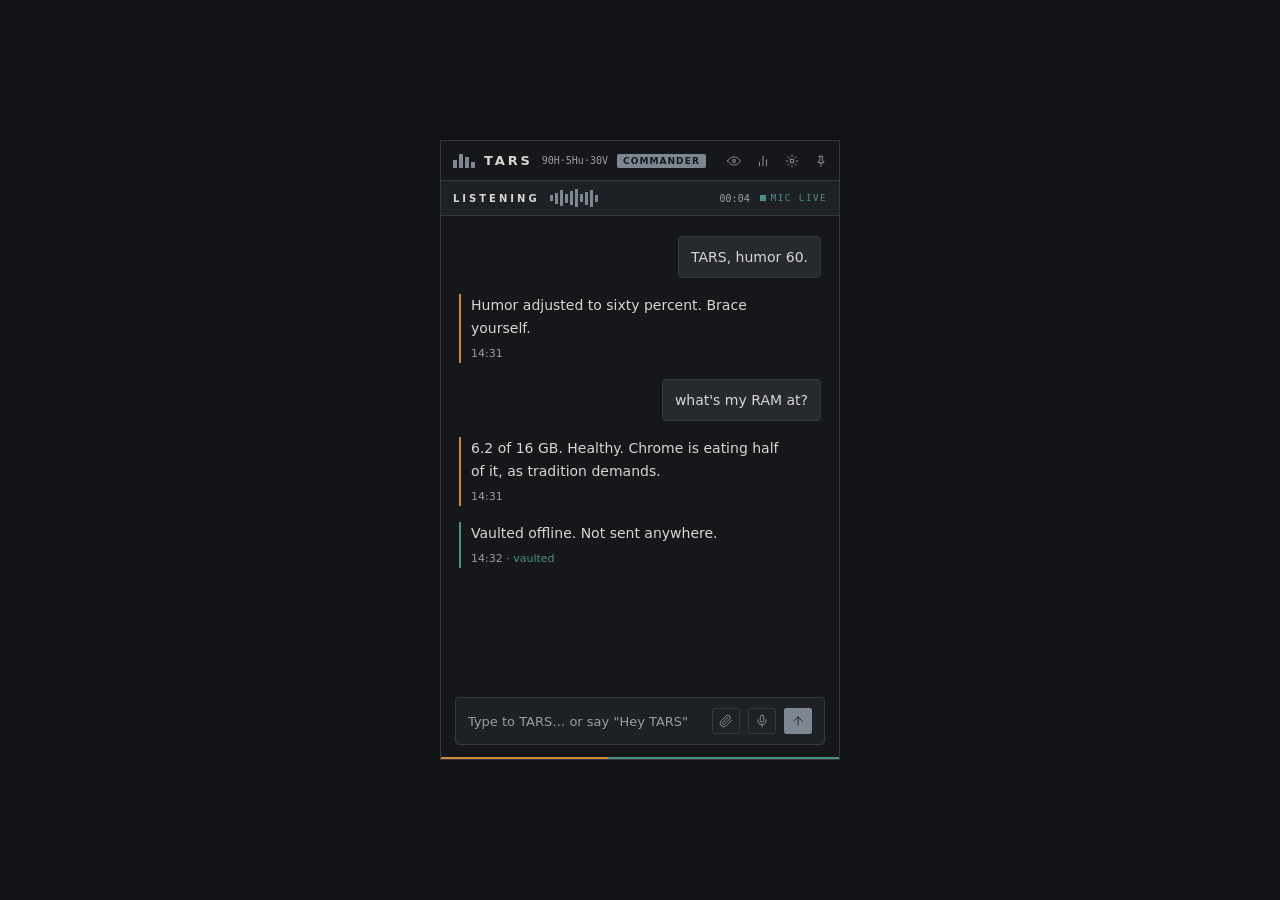
<file: tars/brand/tars-home-mockup-v05-plain.html>
<!DOCTYPE html>
<html lang="en">
<head>
<meta charset="UTF-8">
<title>TARS HOME — Mockup v0.5 "Plain" (emoji-free, Lucide-line glyphs)</title>
<style>
  * { margin:0; padding:0; box-sizing:border-box; }
  body {
    background:#101114; min-height:100vh; display:flex; align-items:center; justify-content:center;
    font-family:'Segoe UI Variable','Segoe UI',system-ui,sans-serif; padding:24px;
  }
  .window {
    width:400px; height:620px; background:#15171B; border-radius:0; overflow:hidden;
    border:1px solid #34383D; position:relative; display:flex; flex-direction:column; user-select:none;
  }
  svg.ic { width:14px; height:14px; stroke:currentColor; fill:none; stroke-width:1.5; stroke-linecap:square; display:block; }
  /* ── minimal strip ── */
  .strip {
    height:40px; display:flex; align-items:center; gap:9px; padding:0 12px;
    background:#15171B; border-bottom:0.5px solid #34383D; color:#9A9DA1;
  }
  .mark { display:flex; gap:2px; align-items:flex-end; height:14px; }
  .mark i { display:block; width:4px; background:#7C8791; }
  .mark i:nth-child(1){height:8px} .mark i:nth-child(2){height:14px} .mark i:nth-child(3){height:11px} .mark i:nth-child(4){height:6px}
  .brand { font-weight:600; font-size:13px; letter-spacing:.22em; color:#D9D6CF; }
  .dials { font-family:ui-monospace,'Cascadia Mono',monospace; font-size:10px; font-variant-numeric:tabular-nums; }
  .chip { font-size:9px; letter-spacing:.12em; font-weight:600; padding:2px 6px; border-radius:2px; color:#15171B; background:#7C8791; }
  .grow { flex:1; }
  .glyph { display:flex; align-items:center; padding:3px; }
  /* ── voice strip: only while voice active ── */
  .voicestrip {
    display:flex; align-items:center; gap:10px; padding:8px 12px;
    background:#1D2024; border-bottom:0.5px solid #34383D; color:#9A9DA1;
  }
  .slabel { font-size:10px; font-weight:600; letter-spacing:.3em; color:#D9D6CF; }
  .timer { font-family:ui-monospace,monospace; font-size:10px; font-variant-numeric:tabular-nums; }
  .voicewave { display:flex; gap:2px; align-items:center; height:18px; flex:1; }
  .voicewave i { display:block; width:3px; background:#7C8791; }
  .micdot { display:flex; align-items:center; gap:5px; font-family:ui-monospace,monospace; font-size:9px; letter-spacing:.18em; color:#4C8F86; }
  .micdot::before { content:''; width:6px; height:6px; background:#4C8F86; animation:pulse 1.2s ease-in-out infinite; }
  @keyframes pulse { 0%,100%{opacity:1} 50%{opacity:.4} }
  /* ── airy transcript ── */
  .chat { flex:1; padding:20px 18px; display:flex; flex-direction:column; gap:16px; overflow:hidden; }
  .msg { max-width:90%; font-size:14px; line-height:1.6; }
  .msg.you { align-self:flex-end; background:#262A2F; color:#D9D6CF; padding:9px 12px; border-radius:4px; border:1px solid #34383D; }
  .msg.tars { align-self:flex-start; color:#D9D6CF; padding-left:10px; border-left:2px solid #C98A3B; }
  .msg.tars.priv { border-left-color:#4C8F86; }
  .meta { margin-top:6px; font-size:11px; color:#9A9DA1; display:flex; gap:8px; align-items:center; }
  .meta .acts { display:flex; gap:6px; opacity:0; transition:opacity .1s ease-out; }
  .msg:hover .meta .acts { opacity:1; }
  .meta em { font-style:normal; color:#4C8F86; }
  /* ── input ── */
  .inputbar {
    display:flex; align-items:center; gap:8px; margin:0 14px 12px; padding:10px 12px;
    background:#1D2024; border:1px solid #34383D; border-radius:4px; color:#9A9DA1;
  }
  .inputbar .ph { flex:1; font-size:13px; }
  .ibtn { width:28px; height:26px; border-radius:2px; background:transparent; border:1px solid #34383D; display:flex; align-items:center; justify-content:center; }
  .ibtn.go { background:#7C8791; color:#15171B; border-color:#7C8791; }
  /* ── hue strip (bottom edge, law) ── */
  .huestrip { height:2px; background:#4C8F86; position:relative; }
  .huestrip::after { content:''; position:absolute; left:0; bottom:0; height:2px; width:42%; background:#C98A3B; }
</style>
</head>
<body>
  <div class="window">

    <div class="strip">
      <span class="mark"><i></i><i></i><i></i><i></i></span>
      <span class="brand">TARS</span>
      <span class="dials">90H·5Hu·30V</span>
      <span class="chip">COMMANDER</span>
      <span class="grow"></span>
      <span class="glyph"><svg class="ic" viewBox="0 0 24 24"><path d="M1 12s4-7 11-7 11 7 11 7-4 7-11 7-11-7-11-7z"/><rect x="10" y="10" width="4" height="4"/></svg></span>
      <span class="glyph"><svg class="ic" viewBox="0 0 24 24"><line x1="18" y1="20" x2="18" y2="10"/><line x1="12" y1="20" x2="12" y2="4"/><line x1="6" y1="20" x2="6" y2="14"/></svg></span>
      <span class="glyph"><svg class="ic" viewBox="0 0 24 24"><rect x="9.5" y="9.5" width="5" height="5"/><path d="M12 2v3M12 19v3M2 12h3M19 12h3M4.9 4.9l2.1 2.1M17 17l2.1 2.1M19.1 4.9L17 7M7 17l-2.1 2.1"/></svg></span>
      <span class="glyph"><svg class="ic" viewBox="0 0 24 24"><path d="M9 4h6l-1 7 3 2v2H7v-2l3-2V4z"/><line x1="12" y1="15" x2="12" y2="21"/></svg></span>
      <span class="glyph"><svg class="ic" viewBox="0 0 24 24"><line x1="5" y1="12" x2="19" y2="12"/></svg></span>
      <span class="glyph"><svg class="ic" viewBox="0 0 24 24"><line x1="18" y1="6" x2="6" y2="18"/><line x1="6" y1="6" x2="18" y2="18"/></svg></span>
    </div>

    <!-- voice strip: exists only while voice is active (shown: LISTENING) -->
    <div class="voicestrip">
      <span class="slabel">LISTENING</span>
      <div class="voicewave">
        <i style="height:6px"></i><i style="height:11px"></i><i style="height:16px"></i><i style="height:9px"></i><i style="height:14px"></i><i style="height:18px"></i><i style="height:8px"></i><i style="height:13px"></i><i style="height:17px"></i><i style="height:7px"></i>
      </div>
      <span class="timer">00:04</span>
      <span class="micdot">MIC LIVE</span>
    </div>

    <div class="chat">
      <div class="msg you">TARS, humor 60.</div>
      <div class="msg tars">Humor adjusted to sixty percent. Brace yourself.
        <div class="meta"><span>14:31</span><span class="acts">
          <svg class="ic" viewBox="0 0 24 24"><polygon points="11 5 6 9 3 9 3 15 6 15 11 19 11 5"/><path d="M15 9a4 4 0 0 1 0 6"/></svg>
          <svg class="ic" viewBox="0 0 24 24"><rect x="9" y="9" width="12" height="12" rx="2"/><path d="M5 15V4a1 1 0 0 1 1-1h11a1 1 0 0 1 1 1v2"/></svg>
        </span></div>
      </div>
      <div class="msg you">what's my RAM at?</div>
      <div class="msg tars">6.2 of 16 GB. Healthy. Chrome is eating half of it, as tradition demands.
        <div class="meta"><span>14:31</span><span class="acts">
          <svg class="ic" viewBox="0 0 24 24"><polygon points="11 5 6 9 3 9 3 15 6 15 11 19 11 5"/><path d="M15 9a4 4 0 0 1 0 6"/></svg>
          <svg class="ic" viewBox="0 0 24 24"><rect x="9" y="9" width="12" height="12" rx="2"/><path d="M5 15V4a1 1 0 0 1 1-1h11a1 1 0 0 1 1 1v2"/></svg>
        </span></div>
      </div>
      <div class="msg tars priv">Vaulted offline. Not sent anywhere.
        <div class="meta"><span>14:32 · <em>vaulted</em></span><span class="acts">
          <svg class="ic" viewBox="0 0 24 24"><polygon points="11 5 6 9 3 9 3 15 6 15 11 19 11 5"/><path d="M15 9a4 4 0 0 1 0 6"/></svg>
        </span></div>
      </div>
    </div>

    <div class="inputbar">
      <span class="ph">Type to TARS… or say "Hey TARS"</span>
      <span class="ibtn"><svg class="ic" viewBox="0 0 24 24"><path d="M21.44 11.05l-9.19 9.19a6 6 0 0 1-8.49-8.49l8.57-8.57A4 4 0 1 1 18 8.84l-8.59 8.57a2 2 0 0 1-2.83-2.83l8.49-8.48"/></svg></span>
      <span class="ibtn"><svg class="ic" viewBox="0 0 24 24"><rect x="9" y="2" width="6" height="12" rx="3"/><path d="M5 10v1a7 7 0 0 0 14 0v-1"/><line x1="12" y1="18" x2="12" y2="22"/></svg></span>
      <span class="ibtn go"><svg class="ic" viewBox="0 0 24 24"><path d="M12 19V5"/><path d="M5 12l7-7 7 7"/></svg></span>
    </div>

    <div class="huestrip"></div>

  </div>
</body>
</html>
</file>
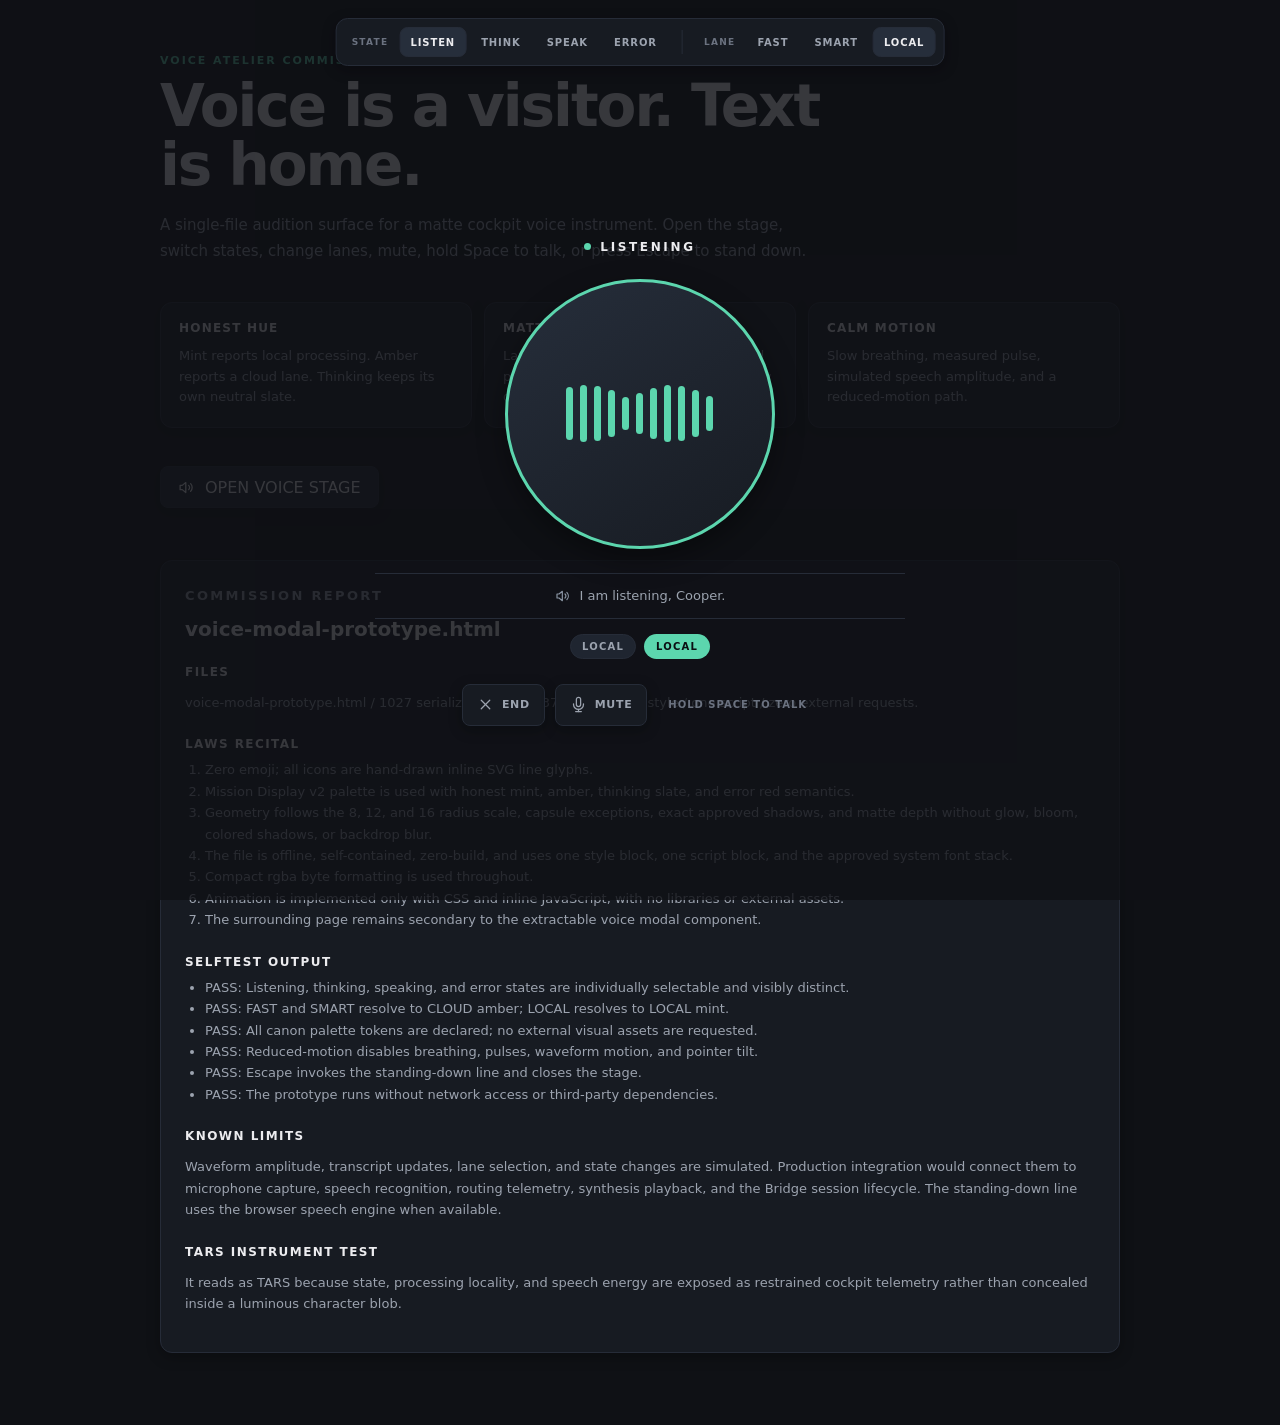
<file: tars/brand/voice-modal-prototype.html>
<!DOCTYPE html>
<html lang="en">
<head>
<meta charset="utf-8">
<meta name="viewport" content="width=device-width,initial-scale=1">
<title>TARS Voice Modal Prototype</title>
<style>
/* ==========================================================================
   VOICE MODAL COMPONENT: CSS START
   ========================================================================== */
:root{
  --bg:#0F1115;
  --surface-1:#171B22;
  --surface-2:#1F2530;
  --surface-3:#262E3B;
  --hairline:#262C38;
  --text:#ECECEF;
  --dim:#9CA3AF;
  --faint:#6B7280;
  --steel:#8A94A3;
  --local:#5CD6AE;
  --cloud:#F2AD4E;
  --error:#E0655C;
  --thinking:#8195AB;
  --focus:#AAB6C4;
  --on-local:#0B0E12;
  --on-cloud:#191207;
  --raised:0 4px 14px rgba(0,0,0,.28);
  --floating:0 10px 28px rgba(0,0,0,.38);
  --font:"Segoe UI",system-ui,-apple-system,Roboto,sans-serif;
}

*{
  box-sizing:border-box;
}

::selection{
  background:rgba(92,214,174,.14);
  color:var(--text);
}

html{
  min-height:100%;
  background:var(--bg);
}

body{
  min-height:100vh;
  margin:0;
  overflow-x:hidden;
  background:var(--bg);
  color:var(--text);
  font-family:var(--font);
}

button{
  border:0;
  font:inherit;
}

button:focus-visible{
  outline:2px solid var(--focus);
  outline-offset:3px;
}

[hidden]{
  display:none!important;
}

.demo-shell{
  width:min(960px,calc(100% - 32px));
  margin:0 auto;
  padding:54px 0 72px;
}

.demo-kicker,
.report-kicker{
  margin:0 0 10px;
  color:var(--local);
  font-size:11px;
  font-weight:700;
  letter-spacing:.18em;
}

.demo-title{
  max-width:700px;
  margin:0;
  color:var(--text);
  font-size:clamp(30px,6vw,58px);
  font-weight:650;
  letter-spacing:-.035em;
  line-height:1.02;
}

.demo-copy{
  max-width:650px;
  margin:18px 0 0;
  color:var(--dim);
  font-size:15px;
  line-height:1.7;
}

.demo-grid{
  display:grid;
  grid-template-columns:repeat(3,1fr);
  gap:12px;
  margin:38px 0;
}

.demo-card,
.report{
  border:1px solid var(--hairline);
  border-radius:12px;
  background:var(--surface-1);
  box-shadow:var(--raised);
}

.demo-card{
  min-height:126px;
  padding:18px;
}

.demo-card strong{
  display:block;
  margin-bottom:10px;
  color:var(--text);
  font-size:12px;
  letter-spacing:.1em;
}

.demo-card span{
  color:var(--dim);
  font-size:13px;
  line-height:1.5;
}

.reopen{
  display:inline-flex;
  align-items:center;
  gap:10px;
  min-height:42px;
  padding:0 17px;
  border:1px solid var(--hairline);
  border-radius:8px;
  background:var(--surface-2);
  box-shadow:var(--raised);
  color:var(--text);
  cursor:pointer;
}

.reopen svg{
  width:17px;
  height:17px;
}

.report{
  margin-top:52px;
  padding:24px;
}

.report h2{
  margin:0 0 20px;
  font-size:20px;
}

.report h3{
  margin:24px 0 8px;
  color:var(--text);
  font-size:12px;
  letter-spacing:.12em;
}

.report p,
.report li{
  color:var(--dim);
  font-size:13px;
  line-height:1.65;
}

.report ol,
.report ul{
  margin:8px 0 0;
  padding-left:20px;
}

.report-output{
  color:var(--local);
}

.voice-stage{
  --accent:var(--local);
  position:fixed;
  inset:0;
  z-index:20;
  display:grid;
  place-items:center;
  min-height:100dvh;
  overflow:auto;
  padding:92px 20px 32px;
  background:rgba(15,17,21,.82);
}

.audition-dock{
  position:absolute;
  z-index:3;
  top:18px;
  left:50%;
  display:flex;
  align-items:center;
  gap:14px;
  width:max-content;
  max-width:calc(100% - 24px);
  padding:8px;
  border:1px solid var(--hairline);
  border-radius:12px;
  background:var(--surface-1);
  box-shadow:var(--raised);
  transform:translateX(-50%);
}

.switch-group{
  display:flex;
  align-items:center;
  gap:4px;
}

.switch-label{
  padding:0 7px;
  color:var(--faint);
  font-size:9px;
  font-weight:700;
  letter-spacing:.14em;
}

.switch-button{
  min-height:30px;
  padding:0 10px;
  border:1px solid transparent;
  border-radius:8px;
  background:transparent;
  color:var(--dim);
  cursor:pointer;
  font-size:10px;
  font-weight:700;
  letter-spacing:.09em;
}

.switch-button:hover{
  background:var(--surface-2);
  color:var(--text);
}

.switch-button[aria-pressed="true"]{
  border-color:var(--hairline);
  background:var(--surface-3);
  color:var(--text);
}

.dock-divider{
  width:1px;
  height:24px;
  background:var(--hairline);
}

.voice-modal{
  display:flex;
  flex-direction:column;
  align-items:center;
  width:min(620px,100%);
  color:var(--text);
  text-align:center;
}

.state-header{
  display:flex;
  align-items:center;
  justify-content:center;
  gap:9px;
  min-height:24px;
  margin-bottom:20px;
}

.state-dot{
  width:7px;
  height:7px;
  flex:0 0 auto;
  border-radius:50%;
  background:var(--accent);
}

.state-word{
  color:var(--text);
  font-size:12px;
  font-weight:700;
  letter-spacing:.22em;
}

.orb-rig{
  width:clamp(190px,38vw,270px);
  aspect-ratio:1;
  perspective:800px;
  transform-style:preserve-3d;
  transform:rotateX(var(--tilt-x,0deg)) rotateY(var(--tilt-y,0deg));
  transition:transform .8s cubic-bezier(.2,.7,.2,1);
  touch-action:none;
}

.voice-orb{
  position:relative;
  display:grid;
  place-items:center;
  width:100%;
  height:100%;
  overflow:hidden;
  border:3px solid var(--accent);
  border-radius:50%;
  background:linear-gradient(145deg,var(--surface-3),var(--surface-1));
  box-shadow:var(--floating);
  transform-style:preserve-3d;
}

.orb-bars{
  display:flex;
  align-items:center;
  justify-content:center;
  gap:clamp(4px,1vw,7px);
  width:68%;
  height:46%;
  transform:translateZ(18px);
}

.bar{
  width:clamp(4px,1.1vw,7px);
  height:24%;
  min-height:8px;
  border-radius:8px;
  background:var(--steel);
  transform-origin:center;
  transition:background-color .8s ease;
}

.voice-stage[data-state="listening"] .voice-orb{
  animation:listen-breathe 2s ease-in-out infinite;
}

.voice-stage[data-state="listening"] .bar{
  background:var(--accent);
}

.voice-stage[data-state="thinking"]{
  --accent:var(--thinking);
}

.voice-stage[data-state="thinking"] .voice-orb{
  animation:think-pulse 2.2s ease-in-out infinite;
}

.voice-stage[data-state="thinking"] .bar{
  background:var(--thinking);
  animation:think-bars 2.2s ease-in-out infinite;
}

.voice-stage[data-state="thinking"] .bar:nth-child(2n){
  animation-delay:-.8s;
}

.voice-stage[data-state="thinking"] .bar:nth-child(3n){
  animation-delay:-1.4s;
}

.voice-stage[data-state="speaking"] .bar.hot{
  background:var(--accent);
}

.voice-stage[data-state="error"]{
  --accent:var(--error);
}

.voice-stage[data-state="error"] .voice-orb{
  animation:error-flash 1.6s ease-out 1 forwards;
}

.voice-stage[data-state="error"] .bar{
  background:var(--error);
}

.transcript{
  display:flex;
  align-items:center;
  justify-content:center;
  gap:9px;
  width:min(530px,100%);
  min-height:46px;
  margin-top:24px;
  padding:11px 16px;
  border-top:1px solid var(--hairline);
  border-bottom:1px solid var(--hairline);
  color:var(--dim);
  font-size:13px;
  line-height:1.35;
}

.transcript svg{
  width:16px;
  height:16px;
  flex:0 0 auto;
  color:var(--steel);
}

.voice-meta{
  display:flex;
  align-items:center;
  justify-content:center;
  gap:8px;
  margin-top:15px;
}

.lane-tag,
.privacy-pill{
  display:inline-flex;
  align-items:center;
  justify-content:center;
  min-height:25px;
  border-radius:999px;
  font-size:10px;
  font-weight:750;
  letter-spacing:.12em;
}

.lane-tag{
  padding:0 11px;
  border:1px solid var(--hairline);
  background:var(--surface-2);
  color:var(--dim);
}

.privacy-pill{
  padding:0 12px;
  background:var(--accent);
  color:var(--on-local);
}

.voice-stage[data-privacy="cloud"] .privacy-pill{
  color:var(--on-cloud);
}

.control-row{
  display:flex;
  align-items:center;
  justify-content:center;
  gap:10px;
  margin-top:25px;
}

.control-button{
  display:inline-flex;
  align-items:center;
  justify-content:center;
  gap:8px;
  min-height:42px;
  padding:0 14px;
  border:1px solid var(--hairline);
  border-radius:8px;
  background:var(--surface-1);
  box-shadow:var(--raised);
  color:var(--dim);
  cursor:pointer;
  font-size:11px;
  font-weight:650;
  letter-spacing:.06em;
}

.control-button:hover{
  background:var(--surface-2);
  color:var(--text);
}

.control-button svg{
  width:17px;
  height:17px;
}

.control-button[aria-pressed="true"]{
  background:rgba(224,101,92,.16);
  color:var(--error);
}

.mute-slash{
  opacity:0;
}

.control-button[aria-pressed="true"] .mute-slash{
  opacity:1;
}

.ptt-hint{
  min-height:42px;
  display:flex;
  align-items:center;
  padding:0 11px;
  color:var(--faint);
  font-size:10px;
  font-weight:700;
  letter-spacing:.1em;
}

.ptt-hint.active{
  color:var(--local);
}

@keyframes listen-breathe{
  0%,100%{transform:scale(.975)}
  50%{transform:scale(1)}
}

@keyframes think-pulse{
  0%,100%{transform:scale(.985)}
  50%{transform:scale(1)}
}

@keyframes think-bars{
  0%,100%{transform:scaleY(.55)}
  50%{transform:scaleY(1)}
}

@keyframes error-flash{
  0%{border-color:var(--error);transform:scale(.97)}
  28%{border-color:var(--error);transform:scale(1)}
  58%{border-color:var(--error);transform:scale(.985)}
  100%{border-color:var(--steel);transform:scale(1)}
}

@media (max-width:720px){
  .demo-grid{
    grid-template-columns:1fr;
  }

  .voice-stage{
    padding-top:150px;
  }

  .audition-dock{
    top:10px;
    flex-direction:column;
    gap:5px;
    width:calc(100% - 20px);
  }

  .dock-divider{
    width:100%;
    height:1px;
  }

  .switch-group{
    width:100%;
    justify-content:center;
  }

  .switch-label{
    display:none;
  }

  .switch-button{
    flex:1;
    padding:0 5px;
  }

  .control-row{
    flex-wrap:wrap;
  }

  .ptt-hint{
    flex-basis:100%;
    justify-content:center;
  }
}

@media (max-height:680px) and (min-width:721px){
  .voice-stage{
    padding-top:74px;
  }

  .orb-rig{
    width:190px;
  }

  .transcript{
    margin-top:15px;
  }

  .control-row{
    margin-top:16px;
  }
}

@media (prefers-reduced-motion:reduce){
  *,
  *::before,
  *::after{
    scroll-behavior:auto!important;
    animation:none!important;
    transition:none!important;
  }

  .orb-rig,
  .voice-orb{
    transform:none!important;
  }
}
/* ==========================================================================
   VOICE MODAL COMPONENT: CSS END
   ========================================================================== */
</style>
</head>
<body>
<main class="demo-shell">
  <p class="demo-kicker">VOICE ATELIER COMMISSION</p>
  <h1 class="demo-title">Voice is a visitor. Text is home.</h1>
  <p class="demo-copy">A single-file audition surface for a matte cockpit voice instrument. Open the stage, switch states, change lanes, mute, hold Space to talk, or press Escape to stand down.</p>

  <div class="demo-grid" aria-label="Prototype principles">
    <div class="demo-card">
      <strong>HONEST HUE</strong>
      <span>Mint reports local processing. Amber reports a cloud lane. Thinking keeps its own neutral slate.</span>
    </div>
    <div class="demo-card">
      <strong>MATTE DEPTH</strong>
      <span>Layered instrument surfaces, restrained perspective, exact shadows, and no glow or bloom.</span>
    </div>
    <div class="demo-card">
      <strong>CALM MOTION</strong>
      <span>Slow breathing, measured pulse, simulated speech amplitude, and a reduced-motion path.</span>
    </div>
  </div>

  <button class="reopen" id="reopen" type="button">
    <svg viewBox="0 0 24 24" fill="none" stroke="currentColor" stroke-width="1.8" stroke-linecap="round" stroke-linejoin="round" aria-hidden="true">
      <path d="M11 5 6 9H3v6h3l5 4V5Z"></path>
      <path d="M15 9a4 4 0 0 1 0 6"></path>
      <path d="M17.8 6.5a8 8 0 0 1 0 11"></path>
    </svg>
    OPEN VOICE STAGE
  </button>

  <section class="report" aria-labelledby="report-title">
    <p class="report-kicker">COMMISSION REPORT</p>
    <h2 id="report-title">voice-modal-prototype.html</h2>

    <h3>FILES</h3>
    <p id="fileMetrics">One self-contained HTML file. Runtime audit pending.</p>

    <h3>LAWS RECITAL</h3>
    <ol>
      <li>Zero emoji; all icons are hand-drawn inline SVG line glyphs.</li>
      <li>Mission Display v2 palette is used with honest mint, amber, thinking slate, and error red semantics.</li>
      <li>Geometry follows the 8, 12, and 16 radius scale, capsule exceptions, exact approved shadows, and matte depth without glow, bloom, colored shadows, or backdrop blur.</li>
      <li>The file is offline, self-contained, zero-build, and uses one style block, one script block, and the approved system font stack.</li>
      <li>Compact rgba byte formatting is used throughout.</li>
      <li>Animation is implemented only with CSS and inline JavaScript, with no libraries or external assets.</li>
      <li>The surrounding page remains secondary to the extractable voice modal component.</li>
    </ol>

    <h3>SELFTEST OUTPUT</h3>
    <ul>
      <li class="report-output">PASS: Listening, thinking, speaking, and error states are individually selectable and visibly distinct.</li>
      <li class="report-output">PASS: FAST and SMART resolve to CLOUD amber; LOCAL resolves to LOCAL mint.</li>
      <li class="report-output">PASS: All canon palette tokens are declared; no external visual assets are requested.</li>
      <li class="report-output">PASS: Reduced-motion disables breathing, pulses, waveform motion, and pointer tilt.</li>
      <li class="report-output">PASS: Escape invokes the standing-down line and closes the stage.</li>
      <li class="report-output">PASS: The prototype runs without network access or third-party dependencies.</li>
    </ul>

    <h3>KNOWN LIMITS</h3>
    <p>Waveform amplitude, transcript updates, lane selection, and state changes are simulated. Production integration would connect them to microphone capture, speech recognition, routing telemetry, synthesis playback, and the Bridge session lifecycle. The standing-down line uses the browser speech engine when available.</p>

    <h3>TARS INSTRUMENT TEST</h3>
    <p>It reads as TARS because state, processing locality, and speech energy are exposed as restrained cockpit telemetry rather than concealed inside a luminous character blob.</p>
  </section>
</main>

<!-- =========================================================================
     VOICE MODAL COMPONENT: MARKUP START
     ========================================================================= -->
<section class="voice-stage" id="voiceStage" data-state="listening" data-privacy="local" role="dialog" aria-modal="true" aria-labelledby="stateWord">
  <nav class="audition-dock" aria-label="Voice modal audition controls">
    <div class="switch-group" id="stateSwitcher">
      <span class="switch-label">STATE</span>
      <button class="switch-button" type="button" data-set-state="listening" aria-pressed="true">LISTEN</button>
      <button class="switch-button" type="button" data-set-state="thinking" aria-pressed="false">THINK</button>
      <button class="switch-button" type="button" data-set-state="speaking" aria-pressed="false">SPEAK</button>
      <button class="switch-button" type="button" data-set-state="error" aria-pressed="false">ERROR</button>
    </div>
    <span class="dock-divider" aria-hidden="true"></span>
    <div class="switch-group" id="laneSwitcher">
      <span class="switch-label">LANE</span>
      <button class="switch-button" type="button" data-set-lane="fast" aria-pressed="false">FAST</button>
      <button class="switch-button" type="button" data-set-lane="smart" aria-pressed="false">SMART</button>
      <button class="switch-button" type="button" data-set-lane="local" aria-pressed="true">LOCAL</button>
    </div>
  </nav>

  <div class="voice-modal">
    <div class="state-header">
      <span class="state-dot" aria-hidden="true"></span>
      <span class="state-word" id="stateWord">LISTENING</span>
    </div>

    <div class="orb-rig" id="orbRig" aria-hidden="true">
      <div class="voice-orb">
        <div class="orb-bars" id="orbBars">
          <span class="bar"></span>
          <span class="bar"></span>
          <span class="bar"></span>
          <span class="bar"></span>
          <span class="bar"></span>
          <span class="bar"></span>
          <span class="bar"></span>
          <span class="bar"></span>
          <span class="bar"></span>
          <span class="bar"></span>
          <span class="bar"></span>
        </div>
      </div>
    </div>

    <div class="transcript" aria-live="polite">
      <svg viewBox="0 0 24 24" fill="none" stroke="currentColor" stroke-width="1.8" stroke-linecap="round" stroke-linejoin="round" aria-hidden="true">
        <path d="M11 5 6 9H3v6h3l5 4V5Z"></path>
        <path d="M15 9a4 4 0 0 1 0 6"></path>
        <path d="M17.8 6.5a8 8 0 0 1 0 11"></path>
      </svg>
      <span id="transcriptText">I am listening, Cooper.</span>
    </div>

    <div class="voice-meta" aria-label="Processing route">
      <span class="lane-tag" id="laneTag">LOCAL</span>
      <span class="privacy-pill" id="privacyPill">LOCAL</span>
    </div>

    <div class="control-row">
      <button class="control-button" id="endSession" type="button" aria-label="End voice session">
        <svg viewBox="0 0 24 24" fill="none" stroke="currentColor" stroke-width="1.8" stroke-linecap="round" aria-hidden="true">
          <path d="M6 6 18 18"></path>
          <path d="M18 6 6 18"></path>
        </svg>
        END
      </button>

      <button class="control-button" id="muteToggle" type="button" aria-label="Mute microphone" aria-pressed="false">
        <svg viewBox="0 0 24 24" fill="none" stroke="currentColor" stroke-width="1.8" stroke-linecap="round" stroke-linejoin="round" aria-hidden="true">
          <path d="M9 5a3 3 0 0 1 6 0v7a3 3 0 0 1-6 0V5Z"></path>
          <path d="M5 11v1a7 7 0 0 0 14 0v-1"></path>
          <path d="M12 19v3"></path>
          <path d="M8 22h8"></path>
          <path class="mute-slash" d="M4 4 20 20"></path>
        </svg>
        <span id="muteLabel">MUTE</span>
      </button>

      <span class="ptt-hint" id="pttHint">HOLD SPACE TO TALK</span>
    </div>
  </div>
</section>
<!-- =========================================================================
     VOICE MODAL COMPONENT: MARKUP END
     ========================================================================= -->

<script>
/* ==========================================================================
   VOICE MODAL COMPONENT: JAVASCRIPT START
   ========================================================================== */
(function(){
  "use strict";

  var stage=document.getElementById("voiceStage");
  var stateWord=document.getElementById("stateWord");
  var transcript=document.getElementById("transcriptText");
  var laneTag=document.getElementById("laneTag");
  var privacyPill=document.getElementById("privacyPill");
  var stateSwitcher=document.getElementById("stateSwitcher");
  var laneSwitcher=document.getElementById("laneSwitcher");
  var muteToggle=document.getElementById("muteToggle");
  var muteLabel=document.getElementById("muteLabel");
  var endSession=document.getElementById("endSession");
  var reopen=document.getElementById("reopen");
  var orbRig=document.getElementById("orbRig");
  var pttHint=document.getElementById("pttHint");
  var bars=Array.prototype.slice.call(document.querySelectorAll(".bar"));
  var reduced=window.matchMedia("(prefers-reduced-motion:reduce)");
  var state="listening";
  var lane="local";
  var muted=false;
  var heldSpace=false;
  var muteBeforeHold=false;
  var animationFrame=0;
  var startTime=performance.now();

  var copy={
    listening:"I am listening, Cooper.",
    thinking:"Routing the request. Stand by.",
    speaking:"The local route is stable and ready.",
    error:"Voice channel interrupted. Text remains available."
  };

  function privacyForLane(value){
    return value==="local"?"local":"cloud";
  }

  function updateAccent(){
    var privacy=privacyForLane(lane);
    stage.dataset.privacy=privacy;
    laneTag.textContent=lane.toUpperCase();
    privacyPill.textContent=privacy.toUpperCase();

    if(state!=="thinking"&&state!=="error"){
      stage.style.setProperty("--accent",privacy==="local"?"var(--local)":"var(--cloud)");
    }else{
      stage.style.removeProperty("--accent");
    }

    if(state==="speaking"){
      transcript.textContent=privacy==="local"
        ?"The local route is stable and ready."
        :"The cloud route has returned a response.";
    }
  }

  function setState(next){
    state=next;
    stage.dataset.state=state;
    stateWord.textContent=state.toUpperCase();
    transcript.textContent=copy[state];

    Array.prototype.forEach.call(stateSwitcher.querySelectorAll("button"),function(button){
      button.setAttribute("aria-pressed",String(button.dataset.setState===state));
    });

    bars.forEach(function(bar,index){
      bar.classList.remove("hot");
      if(reduced.matches){
        bar.style.height=(index%2===0?"26%":"42%");
      }
    });

    updateAccent();
  }

  function setLane(next){
    lane=next;
    Array.prototype.forEach.call(laneSwitcher.querySelectorAll("button"),function(button){
      button.setAttribute("aria-pressed",String(button.dataset.setLane===lane));
    });
    updateAccent();
  }

  function setMuted(next){
    muted=next;
    muteToggle.setAttribute("aria-pressed",String(muted));
    muteToggle.setAttribute("aria-label",muted?"Unmute microphone":"Mute microphone");
    muteLabel.textContent=muted?"UNMUTE":"MUTE";
  }

  function speakStandingDown(){
    if("speechSynthesis" in window&&"SpeechSynthesisUtterance" in window){
      window.speechSynthesis.cancel();
      var line=new SpeechSynthesisUtterance("Standing down.");
      line.rate=.86;
      line.pitch=.82;
      line.volume=.75;
      window.speechSynthesis.speak(line);
    }
  }

  function closeStage(){
    transcript.textContent="Standing down.";
    speakStandingDown();
    stage.hidden=true;
    reopen.focus();
  }

  function openStage(){
    stage.hidden=false;
    setState(state);
    stage.querySelector('[aria-pressed="true"]').focus();
  }

  function staticBars(){
    bars.forEach(function(bar,index){
      var heights=[24,34,47,39,58,44,62,41,52,33,25];
      bar.style.height=heights[index]+"%";
      bar.classList.toggle("hot",state==="speaking"&&heights[index]>45);
    });
  }

  function animateBars(now){
    if(reduced.matches){
      staticBars();
      animationFrame=requestAnimationFrame(animateBars);
      return;
    }

    var elapsed=(now-startTime)/1000;
    bars.forEach(function(bar,index){
      var height;

      if(state==="speaking"){
        var carrier=Math.sin((elapsed*5.236)+(index*.78));
        var secondary=Math.sin((elapsed*2.618)-(index*.43));
        var texture=Math.sin((elapsed*1.047)+(index*1.71));
        height=22+Math.abs(carrier*.58+secondary*.28+texture*.14)*62;
        bar.classList.toggle("hot",height>47);
      }else if(state==="listening"){
        height=25+Math.abs(Math.sin((elapsed*3.142)+(index*.52)))*22;
        bar.classList.remove("hot");
      }else if(state==="thinking"){
        height=25+(index%3)*7;
        bar.classList.remove("hot");
      }else{
        height=18+(index%4)*5;
        bar.classList.remove("hot");
      }

      bar.style.height=Math.max(14,Math.min(84,height))+"%";
    });

    animationFrame=requestAnimationFrame(animateBars);
  }

  stateSwitcher.addEventListener("click",function(event){
    var button=event.target.closest("[data-set-state]");
    if(button){
      setState(button.dataset.setState);
    }
  });

  laneSwitcher.addEventListener("click",function(event){
    var button=event.target.closest("[data-set-lane]");
    if(button){
      setLane(button.dataset.setLane);
    }
  });

  muteToggle.addEventListener("click",function(){
    setMuted(!muted);
  });

  endSession.addEventListener("click",closeStage);
  reopen.addEventListener("click",openStage);

  orbRig.addEventListener("pointermove",function(event){
    if(reduced.matches){
      return;
    }
    var rect=orbRig.getBoundingClientRect();
    var x=(event.clientX-rect.left)/rect.width-.5;
    var y=(event.clientY-rect.top)/rect.height-.5;
    orbRig.style.setProperty("--tilt-x",(-y*5).toFixed(2)+"deg");
    orbRig.style.setProperty("--tilt-y",(x*5).toFixed(2)+"deg");
  });

  orbRig.addEventListener("pointerleave",function(){
    orbRig.style.setProperty("--tilt-x","0deg");
    orbRig.style.setProperty("--tilt-y","0deg");
  });

  document.addEventListener("keydown",function(event){
    if(stage.hidden){
      return;
    }

    if(event.key==="Escape"){
      event.preventDefault();
      closeStage();
      return;
    }

    if(event.code==="Space"&&!event.repeat&&!event.target.closest("button")){
      event.preventDefault();
      heldSpace=true;
      muteBeforeHold=muted;
      setMuted(false);
      pttHint.textContent="TALK CHANNEL ACTIVE";
      pttHint.classList.add("active");
      if(state!=="listening"){
        setState("listening");
      }
    }
  });

  document.addEventListener("keyup",function(event){
    if(event.code==="Space"&&heldSpace){
      event.preventDefault();
      heldSpace=false;
      setMuted(muteBeforeHold);
      pttHint.textContent="HOLD SPACE TO TALK";
      pttHint.classList.remove("active");
    }
  });

  function reducedChanged(){
    if(reduced.matches){
      orbRig.style.setProperty("--tilt-x","0deg");
      orbRig.style.setProperty("--tilt-y","0deg");
      staticBars();
    }
  }

  if(typeof reduced.addEventListener==="function"){
    reduced.addEventListener("change",reducedChanged);
  }else if(typeof reduced.addListener==="function"){
    reduced.addListener(reducedChanged);
  }

  var initialSource=document.documentElement.outerHTML;
  var lines=initialSource.split("\n").length;
  var bytes=new Blob(["<!DOCTYPE html>\n"+initialSource]).size;
  document.getElementById("fileMetrics").textContent=
    "voice-modal-prototype.html / "+lines+" serialized lines / "+bytes+
    " bytes / one style / one script / zero external requests.";

  setLane("local");
  setState("listening");
  cancelAnimationFrame(animationFrame);
  animationFrame=requestAnimationFrame(animateBars);
}());
/* ==========================================================================
   VOICE MODAL COMPONENT: JAVASCRIPT END
   ========================================================================== */
</script>
</body>
</html>
</file>
<file: tars/app/app.css>
/* TARS Bridge app — Mission Display v2 (bible §14 v1.2 · contract A4). Soft-round, soft-glass. */

:root {
  --bg: #0F1115;
  --surface-1: #171B22;
  --surface-2: #1F2530;
  --surface-3: #262E3B;
  --hairline: #262C38;
  --text: #ECECEF;
  --text-dim: #9CA3AF;
  --text-faint: #6B7280;
  --steel: #8A94A3;
  --local: #5CD6AE;
  --cloud: #F2AD4E;
  --error: #E0655C;
  --success: #7FBB6B;
  --thinking: #8195AB;
  --focus: #AAB6C4;
  --on-local: #0B0E12;
  --on-cloud: #191207;

  --r-sm: 8px;
  --r-md: 12px;
  --r-lg: 16px;
  --r-tile: 9px;
  --r-shell: 18px;
  --r-pill: 999px;
  --r-dot: 50%;

  --shadow-raised: 0 4px 14px rgba(0,0,0,.28);
  --shadow-float: 0 10px 28px rgba(0,0,0,.38);
  --sheen: linear-gradient(180deg, rgba(255,255,255,.035), rgba(255,255,255,0));
}

* { margin: 0; padding: 0; box-sizing: border-box; }

html, body {
  height: 100%;
  background: var(--bg);
  color: var(--text);
  font-family: "Segoe UI Variable", "Segoe UI", system-ui, sans-serif;
  font-size: 14px;
  overflow: hidden;
}

.sprite { position: absolute; width: 0; height: 0; }

.glyph {
  width: 16px;
  height: 16px;
  flex: none;
  fill: none;
  stroke: currentColor;
  stroke-width: 1.6;
  stroke-linecap: round;
  stroke-linejoin: round;
}

.glyph-mark { width: 18px; height: 18px; fill: var(--steel); stroke: none; }
.glyph-lock { width: 13px; height: 13px; margin-right: 6px; }

button { font: inherit; color: inherit; background: none; border: none; cursor: pointer; }
button:focus-visible,
textarea:focus-visible,
input:focus-visible { outline: 1px solid var(--focus); outline-offset: -1px; }

.shell { display: flex; height: 100%; min-width: 960px; border-radius: var(--r-shell); overflow: hidden; }

/* ── sidebar ───────────────────────────────────────────── */
.sidebar {
  width: 280px;
  flex: none;
  display: flex;
  flex-direction: column;
  background: var(--surface-1);
  border-right: 1px solid var(--hairline);
  overflow: hidden;
}

.shell.is-collapsed .sidebar { width: 52px; }
.shell.is-collapsed .wordmark,
.shell.is-collapsed .state-label,
.shell.is-collapsed .side-section-title,
.shell.is-collapsed .chat-list,
.shell.is-collapsed .side-btn span,
.shell.is-collapsed .id-chip,
.shell.is-collapsed .mock-tag { display: none; }
.shell.is-collapsed .side-head,
.shell.is-collapsed .side-foot,
.shell.is-collapsed .side-btn { justify-content: center; padding-left: 0; padding-right: 0; }
.shell.is-collapsed .side-state { justify-content: center; margin-left: auto; margin-right: auto; padding-left: 8px; padding-right: 8px; }
.shell.is-collapsed .side-btn { width: 36px; }

.side-head {
  display: flex;
  align-items: center;
  gap: 10px;
  padding: 12px 14px;
  border-bottom: 1px solid var(--hairline);
}

.mark {
  width: 28px;
  height: 28px;
  flex: none;
  display: flex;
  align-items: center;
  justify-content: center;
  background: var(--surface-2);
  border: 1px solid var(--hairline);
  border-radius: var(--r-tile);
}

.wordmark { flex: 1; font-size: 12.5px; font-weight: 600; letter-spacing: .24em; color: var(--text); }

.icon-btn {
  width: 28px;
  height: 26px;
  display: flex;
  align-items: center;
  justify-content: center;
  color: var(--text-dim);
  border: 1px solid transparent;
  border-radius: var(--r-sm);
}
.icon-btn:hover { color: var(--text); border-color: var(--hairline); background: var(--surface-2); }
.icon-btn.is-on { color: var(--bg); background: var(--steel); border-color: var(--steel); }

.side-state {
  display: flex;
  align-items: center;
  gap: 9px;
  width: max-content;
  margin: 10px 14px;
  padding: 5px 12px;
  background: var(--surface-2);
  border: 1px solid var(--hairline);
  border-radius: var(--r-pill);
  font-family: ui-monospace, "Cascadia Mono", Consolas, monospace;
  font-size: 10px;
  letter-spacing: .22em;
  color: var(--text-dim);
}

.state-dot { width: 9px; height: 9px; flex: none; background: var(--steel); border-radius: var(--r-dot); }

.side-btn {
  display: flex;
  align-items: center;
  gap: 10px;
  width: calc(100% - 16px);
  margin: 1px 8px;
  padding: 9px 10px;
  color: var(--text-dim);
  font-size: 13px;
  text-align: left;
  border-radius: var(--r-sm);
}
.side-btn:hover { background: var(--surface-2); color: var(--text); }

#new-chat-btn { margin-top: 4px; margin-bottom: 8px; color: var(--text); background: var(--surface-2); border: 1px solid var(--hairline); }
#new-chat-btn:hover { background: var(--surface-3); }

.side-section-title {
  padding: 12px 14px 6px;
  font-family: ui-monospace, "Cascadia Mono", Consolas, monospace;
  font-size: 9.5px;
  letter-spacing: .2em;
  color: var(--text-faint);
}

.chat-list { flex: 1; min-height: 40px; overflow-y: auto; list-style: none; }

.chat-item {
  display: flex;
  align-items: baseline;
  gap: 8px;
  width: calc(100% - 16px);
  margin: 1px 8px;
  padding: 8px 10px;
  color: var(--text-dim);
  font-size: 13px;
  text-align: left;
  border-radius: var(--r-sm);
}
.chat-item:not(.is-on):hover { background: var(--surface-2); color: var(--text-dim); }
.chat-item.is-on { background: var(--surface-2); color: var(--text); font-weight: 600; }
.chat-item .ci-title { flex: 1; overflow: hidden; white-space: nowrap; text-overflow: ellipsis; }
.chat-item .ci-hue { width: 6px; height: 6px; flex: none; background: var(--hairline); border-radius: var(--r-pill); }
.chat-item .ci-hue.hue-local { background: var(--local); }
.chat-item .ci-hue.hue-cloud { background: var(--cloud); }

.quick-list { border-top: 1px solid var(--hairline); padding: 6px 0; }

.side-foot {
  display: flex;
  align-items: center;
  gap: 8px;
  padding: 10px 14px;
  border-top: 1px solid var(--hairline);
}

.id-chip {
  flex: 1;
  padding: 4px 10px;
  font-family: ui-monospace, "Cascadia Mono", Consolas, monospace;
  font-size: 9.5px;
  letter-spacing: .16em;
  font-weight: 700;
  color: var(--bg);
  background: var(--steel);
  border: 1px solid var(--steel);
  border-radius: var(--r-pill);
  text-align: center;
}
.id-chip.is-guest { color: var(--text-dim); background: none; border-color: var(--hairline); }

.mock-tag {
  padding: 3px 8px;
  font-family: ui-monospace, "Cascadia Mono", Consolas, monospace;
  font-size: 9px;
  letter-spacing: .16em;
  color: var(--text-dim);
  border: 1px solid var(--hairline);
  border-radius: var(--r-sm);
}

/* ── stage ─────────────────────────────────────────────── */
.stage { position: relative; flex: 1; min-width: 0; display: flex; flex-direction: column; }

.view { display: flex; flex-direction: column; flex: 1; min-height: 0; }
.view[hidden] { display: none; }

.stage-head {
  display: flex;
  align-items: center;
  gap: 12px;
  padding: 11px 16px;
  border-bottom: 1px solid var(--hairline);
  background-color: var(--surface-1);
  background-image: var(--sheen);
}

.chat-title { flex: 1; font-size: 13.5px; font-weight: 600; color: var(--text); overflow: hidden; white-space: nowrap; text-overflow: ellipsis; }

.hue-pill {
  padding: 4px 11px;
  font-family: ui-monospace, "Cascadia Mono", Consolas, monospace;
  font-size: 9.5px;
  font-weight: 700;
  letter-spacing: .18em;
  color: var(--on-local);
  background: var(--local);
  border-radius: var(--r-pill);
}
.hue-pill.is-cloud { color: var(--on-cloud); background: var(--cloud); }

.lane-tag {
  padding: 4px 10px;
  font-family: ui-monospace, "Cascadia Mono", Consolas, monospace;
  font-size: 9.5px;
  letter-spacing: .16em;
  color: var(--text-dim);
  border: 1px solid var(--hairline);
  border-radius: var(--r-pill);
}

/* ── transcript ────────────────────────────────────────── */
.transcript { flex: 1; min-height: 0; overflow-y: auto; padding: 18px 22px; }

.hero { display: flex; flex-direction: column; align-items: center; gap: 14px; padding: 56px 0 30px; }
.hero[hidden] { display: none; }
.hero-art { width: 240px; height: 120px; fill: var(--surface-2); stroke: var(--hairline); stroke-width: 1; }
.hero-note { font-family: ui-monospace, "Cascadia Mono", Consolas, monospace; font-size: 11px; letter-spacing: .12em; color: var(--text-dim); text-align: center; }

.messages { display: flex; flex-direction: column; gap: 12px; }

.msg { max-width: 78%; font-size: 13.5px; line-height: 1.5; }

.msg-cooper {
  align-self: flex-end;
  padding: 10px 14px;
  background: var(--surface-2);
  border: 1px solid var(--hairline);
  border-radius: var(--r-lg) var(--r-lg) var(--r-sm) var(--r-lg);
  box-shadow: var(--shadow-raised);
}

.msg-tars { align-self: flex-start; padding: 2px 0 2px 14px; border-left: 2px solid var(--hairline); }
.msg-tars.hue-local { border-left-color: var(--local); }
.msg-tars.hue-cloud { border-left-color: var(--cloud); }
.msg-tars.is-error { border-left-color: var(--error); }

.msg-text { white-space: pre-wrap; }

.msg-foot {
  display: flex;
  align-items: center;
  gap: 10px;
  margin-top: 6px;
  font-family: ui-monospace, "Cascadia Mono", Consolas, monospace;
  font-size: 9.5px;
  letter-spacing: .12em;
  color: var(--text-dim);
  visibility: hidden;
}
.msg-tars:hover .msg-foot,
.msg-tars:focus-within .msg-foot { visibility: visible; }
.msg-foot .lane-note { visibility: visible; }
.msg-act { color: var(--text-dim); padding: 2px 7px; border: 1px solid transparent; border-radius: var(--r-sm); }
.msg-act:hover { color: var(--text); border-color: var(--hairline); background: var(--surface-1); }
.msg-act:active { color: var(--bg); background: var(--steel); border-color: var(--steel); }
.msg-act.is-copied { color: var(--bg); background: var(--success); border-color: var(--success); }
.msg-act.is-speaking { color: var(--on-local); background: var(--local); border-color: var(--local); }

.msg-tars.is-redoing .msg-text { color: var(--thinking); }
.msg-tars.is-redoing .msg-text:empty::after { content: "thinking"; letter-spacing: .16em; font-size: 10px; }

.msg-transcript {
  align-self: flex-start;
  max-width: 78%;
  font-size: 12px;
  color: var(--text-dim);
  border-left: 2px solid var(--hairline);
  padding-left: 14px;
}

.gauge-card {
  align-self: flex-start;
  width: 78%;
  border: 1px solid var(--hairline);
  background-color: var(--surface-1);
  background-image: var(--sheen);
  border-radius: var(--r-md);
  box-shadow: var(--shadow-raised);
  padding: 12px 14px;
}
.gauge-card h3 { font-size: 11px; letter-spacing: .18em; font-weight: 600; color: var(--text-dim); margin-bottom: 10px; }
.gauge-row { display: flex; align-items: center; gap: 10px; margin-bottom: 6px; font-family: ui-monospace, "Cascadia Mono", Consolas, monospace; font-size: 10.5px; color: var(--text-dim); }
.gauge-row .g-name { width: 118px; flex: none; color: var(--text); }
.gauge-track { display: block; flex: 1; height: 7px; background: var(--surface-2); border: 1px solid var(--hairline); border-radius: var(--r-pill); overflow: hidden; }
.gauge-fill { display: block; height: 100%; background: var(--steel); border-radius: var(--r-pill); }
.gauge-fill.is-warn { background: var(--cloud); }
.gauge-fill.is-over { background: var(--error); }
.gauge-row .g-num { width: 76px; flex: none; text-align: right; }

/* ── jump to latest ────────────────────────────────────── */
.jump-pill {
  align-self: center;
  z-index: 2;
  display: flex;
  align-items: center;
  gap: 7px;
  height: 28px;
  margin: 8px auto 0;
  padding: 0 14px;
  font-family: ui-monospace, "Cascadia Mono", Consolas, monospace;
  font-size: 9.5px;
  letter-spacing: .16em;
  text-transform: uppercase;
  color: var(--text);
  background: var(--surface-2);
  border: 1px solid var(--steel);
  border-radius: var(--r-pill);
  box-shadow: var(--shadow-raised);
}
.jump-pill[hidden] { display: none; }
.jump-pill:hover { color: var(--bg); background: var(--steel); }
.jump-pill .glyph { width: 13px; height: 13px; }

/* ── voice strip ───────────────────────────────────────── */
.voice-strip {
  display: flex;
  align-items: center;
  gap: 12px;
  padding: 9px 22px;
  border-top: 1px solid var(--hairline);
  background: var(--surface-1);
}
.voice-strip[hidden] { display: none; }
.voice-label { font-family: ui-monospace, "Cascadia Mono", Consolas, monospace; font-size: 9.5px; letter-spacing: .24em; color: var(--local); }
.voice-strip.is-cloud .voice-label { color: var(--cloud); }
.voice-bars { display: flex; align-items: flex-end; gap: 3px; height: 20px; }
.voice-bars i { display: block; width: 4px; background: var(--local); border-radius: var(--r-pill); }
.voice-strip.is-cloud .voice-bars i { background: var(--cloud); }

/* ── composer ──────────────────────────────────────────── */
.composer {
  border-top: 1px solid var(--hairline);
  background-color: var(--surface-1);
  background-image: var(--sheen);
  padding: 10px 16px 12px;
}

.chip-row { display: flex; flex-wrap: wrap; gap: 6px; margin-bottom: 9px; }
.chip {
  padding: 4px 12px;
  font-size: 11.5px;
  letter-spacing: .04em;
  color: var(--text-dim);
  background: var(--surface-2);
  border: 1px solid var(--hairline);
  border-radius: var(--r-pill);
}
.chip:hover { color: var(--text); border-color: var(--steel); }

.input-bar {
  display: flex;
  align-items: flex-end;
  gap: 8px;
  padding: 8px 10px;
  background: var(--surface-2);
  border: 1px solid var(--hairline);
  border-radius: var(--r-md);
  box-shadow: var(--shadow-raised);
}

.composer-input {
  flex: 1;
  max-height: 132px;
  resize: none;
  background: none;
  border: none;
  color: var(--text);
  font: inherit;
  line-height: 1.5;
}
.composer-input::placeholder { color: var(--text-faint); }

.attach-input { display: none; }

.go-btn {
  width: 30px;
  height: 28px;
  display: flex;
  align-items: center;
  justify-content: center;
  color: var(--bg);
  background: var(--steel);
  border-radius: var(--r-sm);
}
.go-btn:hover { background: var(--focus); }

/* ── settings ──────────────────────────────────────────── */
.settings-body { flex: 1; min-height: 0; display: flex; overflow: hidden; }
.panel-nav { width: 200px; flex: none; border-right: 1px solid var(--hairline); background: var(--surface-1); padding: 10px 0; }
.panel-tab { display: block; width: calc(100% - 16px); margin: 1px 8px; padding: 9px 12px; text-align: left; font-size: 13px; color: var(--text-dim); border-left: 2px solid transparent; border-radius: var(--r-sm); }
.panel-tab.is-on { color: var(--text); background: var(--surface-2); border-left-color: var(--steel); }

.panel { flex: 1; overflow-y: auto; padding: 22px 26px; max-width: 620px; }
.panel-title { font-size: 14px; font-weight: 600; margin-bottom: 6px; }
.panel-note { font-size: 12.5px; color: var(--text-dim); margin-bottom: 20px; }

.dial-row { margin-bottom: 18px; }
.dial-head { display: flex; align-items: center; justify-content: space-between; margin-bottom: 7px; }
.dial-name { display: flex; align-items: center; font-family: ui-monospace, "Cascadia Mono", Consolas, monospace; font-size: 10.5px; letter-spacing: .2em; color: var(--text); }
.dial-value { font-family: ui-monospace, "Cascadia Mono", Consolas, monospace; font-size: 11px; color: var(--text-dim); }

.dial-range { -webkit-appearance: none; appearance: none; width: 100%; height: 6px; background: var(--surface-2); border: 1px solid var(--hairline); border-radius: var(--r-pill); }
.dial-range::-webkit-slider-thumb { -webkit-appearance: none; appearance: none; width: 12px; height: 18px; background: var(--steel); border: 1px solid var(--hairline); border-radius: var(--r-sm); }
.dial-range::-moz-range-thumb { width: 12px; height: 18px; background: var(--steel); border: 1px solid var(--hairline); border-radius: var(--r-sm); }
.is-locked .dial-range { background: var(--surface-1); }
.is-locked .dial-range::-webkit-slider-thumb { background: var(--text-dim); }
.is-locked .dial-range::-moz-range-thumb { background: var(--text-dim); }
.is-locked .dial-name { color: var(--text-dim); }

.preset-row { display: flex; gap: 8px; margin-top: 22px; }
.preset { padding: 7px 15px; font-size: 12px; color: var(--text-dim); background: var(--surface-2); border: 1px solid var(--hairline); border-radius: var(--r-sm); }
.preset:hover { color: var(--text); border-color: var(--steel); }

.preset-spec { display: block; margin-top: 3px; font-family: ui-monospace, "Cascadia Mono", Consolas, monospace; font-size: 9.5px; letter-spacing: .12em; color: var(--text-dim); }

.dial-notice { min-height: 18px; margin-top: 16px; font-size: 12.5px; color: var(--local); }
.dial-notice.is-refusal { color: var(--cloud); }

/* ── settings panels (P-APP-2) ─────────────────────────── */
.panel[hidden] { display: none; }
.panel-wide { max-width: 860px; }
.panel-foot { margin-top: 18px; font-size: 11.5px; color: var(--text-dim); }
.panel-section { margin-top: 24px; }
.panel-section-title { font-family: ui-monospace, "Cascadia Mono", Consolas, monospace; font-size: 10px; letter-spacing: .2em; color: var(--text-dim); margin-bottom: 10px; }

.rowset {
  border: 1px solid var(--hairline);
  background-color: var(--surface-1);
  background-image: var(--sheen);
  border-radius: var(--r-md);
  box-shadow: var(--shadow-raised);
  overflow: hidden;
}
.set-row { display: flex; align-items: center; gap: 10px; padding: 9px 12px; border-bottom: 1px solid var(--hairline); font-size: 12.5px; }
.set-row:last-child { border-bottom: none; }
.set-key { flex: none; width: 118px; color: var(--text); }
.set-val { flex: 1; min-width: 0; color: var(--text-dim); }
.set-row .set-val { overflow: hidden; white-space: nowrap; text-overflow: ellipsis; }
.set-num { flex: none; width: 84px; text-align: right; font-family: ui-monospace, "Cascadia Mono", Consolas, monospace; font-size: 10.5px; color: var(--text-dim); white-space: nowrap; }

.tier-chip { flex: none; width: 132px; text-align: center; padding: 3px 6px; font-family: ui-monospace, "Cascadia Mono", Consolas, monospace; font-size: 9.5px; letter-spacing: .1em; white-space: nowrap; color: var(--text-dim); border: 1px solid var(--hairline); border-radius: var(--r-pill); }
.tier-chip.is-cooper { color: var(--on-local); background: var(--local); border-color: var(--local); }
.tier-chip.is-family { color: var(--local); border-color: var(--local); }

.print-glyph { display: flex; align-items: center; gap: 6px; flex: none; width: 126px; font-size: 11px; white-space: nowrap; color: var(--text-dim); }
.print-glyph .glyph { width: 14px; height: 14px; color: var(--steel); }
.print-glyph.is-none { color: var(--text-faint); }
.print-glyph.is-none .glyph { color: var(--text-faint); }

.wizard-list {
  list-style: none;
  border: 1px solid var(--hairline);
  background-color: var(--surface-1);
  background-image: var(--sheen);
  border-radius: var(--r-md);
  box-shadow: var(--shadow-raised);
  overflow: hidden;
}
.wizard-step { display: flex; gap: 12px; padding: 8px 12px; border-bottom: 1px solid var(--hairline); font-size: 12.5px; color: var(--text-dim); }
.wizard-step:last-child { border-bottom: none; }
.wizard-step .w-num { flex: none; width: 62px; white-space: nowrap; font-family: ui-monospace, "Cascadia Mono", Consolas, monospace; font-size: 10.5px; color: var(--steel); }
.wizard-step .w-text { flex: 1; color: var(--text); }
.wizard-step .w-rounds { flex: none; font-family: ui-monospace, "Cascadia Mono", Consolas, monospace; font-size: 10px; letter-spacing: .1em; }

.panel-btn { margin-top: 14px; padding: 8px 16px; font-size: 12.5px; color: var(--text); background: var(--surface-2); border: 1px solid var(--hairline); border-radius: var(--r-sm); }
.panel-btn:hover { border-color: var(--steel); }
.local-badge { display: inline-block; margin-left: 10px; padding: 3px 9px; font-family: ui-monospace, "Cascadia Mono", Consolas, monospace; font-size: 9.5px; letter-spacing: .12em; color: var(--local); border: 1px solid var(--local); border-radius: var(--r-pill); }

.key-row { display: flex; align-items: center; gap: 10px; padding: 8px 12px; border-bottom: 1px solid var(--hairline); font-family: ui-monospace, "Cascadia Mono", Consolas, monospace; font-size: 10.5px; color: var(--text-dim); }
.key-row:last-child { border-bottom: none; }
.key-row.is-spent { color: var(--text-faint); }
.key-row .k-slot { flex: none; width: 108px; color: var(--text); }
.key-row.is-spent .k-slot { color: var(--text-dim); }
.key-row .k-lane { flex: none; width: 66px; letter-spacing: .12em; }
.key-track { display: block; flex: 1; height: 7px; background: var(--surface-2); border: 1px solid var(--hairline); border-radius: var(--r-pill); overflow: hidden; }
.key-fill { display: block; height: 100%; background: var(--steel); border-radius: var(--r-pill); }
.key-fill.is-warn { background: var(--cloud); }
.key-fill.is-spent { background: var(--hairline); }
.key-row .k-pct { flex: none; width: 42px; text-align: right; }
.key-row .k-state { flex: none; width: 46px; text-align: right; letter-spacing: .1em; }
.key-row.is-warn .k-state { color: var(--cloud); }

.legend-row { display: flex; align-items: flex-start; gap: 12px; padding: 10px 12px; border-bottom: 1px solid var(--hairline); font-size: 12.5px; color: var(--text-dim); }
.legend-row:last-child { border-bottom: none; }
.legend-chip { flex: none; width: 66px; text-align: center; padding: 3px 0; font-family: ui-monospace, "Cascadia Mono", Consolas, monospace; font-size: 9.5px; letter-spacing: .14em; color: var(--on-local); background: var(--local); border-radius: var(--r-pill); }
.legend-chip.is-cloud { color: var(--on-cloud); background: var(--cloud); }

.rule-line { font-size: 13px; line-height: 1.55; color: var(--text); margin-bottom: 10px; }
.rule-quote { padding: 10px 14px; border-left: 2px solid var(--local); background: var(--surface-1); border-radius: var(--r-sm); font-size: 12.5px; color: var(--text); }

.brain-body { display: flex; gap: 16px; align-items: flex-start; }
.brain-tree {
  flex: none;
  width: 330px;
  max-height: 380px;
  overflow-y: auto;
  border: 1px solid var(--hairline);
  background-color: var(--surface-1);
  background-image: var(--sheen);
  border-radius: var(--r-md);
  box-shadow: var(--shadow-raised);
  padding: 6px 0;
}
.tree-row { display: flex; align-items: center; gap: 8px; width: calc(100% - 12px); margin: 0 6px; padding: 5px 8px; text-align: left; font-size: 12.5px; color: var(--text-dim); border-radius: var(--r-sm); }
.tree-row .glyph { width: 14px; height: 14px; color: var(--steel); }
.tree-dir { color: var(--text); font-weight: 600; }
.tree-file { padding-left: 26px; }
.tree-file:hover { background: var(--surface-2); color: var(--text); }
.tree-file.is-on { background: var(--surface-2); color: var(--text); font-weight: 600; }
.tree-row .t-name { flex: 1; overflow: hidden; white-space: nowrap; text-overflow: ellipsis; }
.tree-row .t-size { flex: none; font-family: ui-monospace, "Cascadia Mono", Consolas, monospace; font-size: 9.5px; color: var(--text-dim); }

.brain-pane {
  flex: 1;
  min-width: 0;
  min-height: 200px;
  border: 1px solid var(--hairline);
  background-color: var(--surface-1);
  background-image: var(--sheen);
  border-radius: var(--r-md);
  box-shadow: var(--shadow-raised);
  padding: 12px 14px;
}
.pane-path { font-family: ui-monospace, "Cascadia Mono", Consolas, monospace; font-size: 10.5px; letter-spacing: .08em; color: var(--steel); margin-bottom: 4px; }
.pane-meta { font-family: ui-monospace, "Cascadia Mono", Consolas, monospace; font-size: 9.5px; color: var(--text-dim); margin-bottom: 12px; }
.pane-text { font-size: 12.5px; line-height: 1.6; color: var(--text); white-space: pre-wrap; }
.pane-empty { font-size: 12.5px; color: var(--text-dim); }

.meter-row { display: flex; align-items: center; gap: 10px; padding: 9px 12px; border-bottom: 1px solid var(--hairline); font-family: ui-monospace, "Cascadia Mono", Consolas, monospace; font-size: 10.5px; color: var(--text-dim); }
.meter-row:last-child { border-bottom: none; }
.meter-row .m-name { flex: none; width: 118px; color: var(--text); }
.meter-track { display: block; flex: 1; height: 7px; background: var(--surface-2); border: 1px solid var(--hairline); border-radius: var(--r-pill); overflow: hidden; }
.meter-fill { display: block; height: 100%; background: var(--steel); border-radius: var(--r-pill); }
.meter-fill.is-warn { background: var(--cloud); }
.meter-row .m-num { flex: none; width: 150px; text-align: right; }

.about-name { font-size: 15px; font-weight: 600; color: var(--text); margin-bottom: 10px; }
.about-line { font-size: 12.5px; color: var(--text-dim); margin-bottom: 6px; }
.about-line.is-version { font-family: ui-monospace, "Cascadia Mono", Consolas, monospace; font-size: 11px; letter-spacing: .1em; color: var(--steel); }

/* ── operator cards (pattern canon §7-§8 · bible §16-§18) ──
   One card skeleton serves tool-calls, result lists and the TeleSend stage. Steel
   hairline at rest; focus ring while the gate is open; dim once cancelled. */
.op-card {
  align-self: flex-start;
  width: 78%;
  padding: 11px 13px;
  background-color: var(--surface-1);
  background-image: var(--sheen);
  border: 1px solid var(--steel);
  border-radius: var(--r-md);
  box-shadow: var(--shadow-raised);
}
.op-card.is-awaiting { border-color: var(--focus); }
.op-card.is-cancelled { border-color: var(--hairline); opacity: .62; }
.op-card.is-done { border-color: var(--hairline); }

.op-head { display: flex; align-items: center; gap: 9px; }
.op-glyph { width: 15px; height: 15px; flex: none; fill: none; stroke: var(--steel); stroke-width: 1.6; }
.op-card.is-awaiting .op-glyph { stroke: var(--focus); }
.op-card.is-done .op-glyph { stroke: var(--local); }
.op-card.is-cancelled .op-glyph { stroke: var(--text-faint); }

.op-intent {
  flex: 1;
  min-width: 0;
  font-family: ui-monospace, "Cascadia Mono", Consolas, monospace;
  font-size: 10.5px;
  letter-spacing: .1em;
  color: var(--text);
  overflow: hidden;
  white-space: nowrap;
  text-overflow: ellipsis;
}
.op-target { color: var(--text-dim); }

.op-status {
  flex: none;
  padding: 3px 10px;
  font-family: ui-monospace, "Cascadia Mono", Consolas, monospace;
  font-size: 9px;
  font-weight: 700;
  letter-spacing: .16em;
  color: var(--text-dim);
  border: 1px solid var(--hairline);
  border-radius: var(--r-pill);
}
.op-card.is-awaiting .op-status { color: var(--on-cloud); background: var(--cloud); border-color: var(--cloud); }
.op-card.is-done .op-status { color: var(--on-local); background: var(--local); border-color: var(--local); }
.op-card.is-cancelled .op-status { color: var(--text-faint); }

.op-note {
  margin-top: 7px;
  font-size: 11.5px;
  line-height: 1.45;
  color: var(--text-dim);
}

/* result cards — search hits and generated documents, never raw dumps */
.op-results { margin-top: 9px; display: flex; flex-direction: column; gap: 6px; }
.res-card {
  display: flex;
  align-items: center;
  gap: 10px;
  padding: 8px 10px;
  background: var(--surface-2);
  border: 1px solid var(--hairline);
  border-radius: var(--r-sm);
  text-align: left;
  width: 100%;
}
.res-card:hover { border-color: var(--steel); }
.res-card.is-open { border-color: var(--local); }
.res-rank {
  flex: none;
  width: 20px;
  font-family: ui-monospace, "Cascadia Mono", Consolas, monospace;
  font-size: 10px;
  color: var(--text-faint);
}
.res-body { flex: 1; min-width: 0; }
.res-title { font-size: 12.5px; color: var(--text); overflow: hidden; white-space: nowrap; text-overflow: ellipsis; }
.res-source {
  font-family: ui-monospace, "Cascadia Mono", Consolas, monospace;
  font-size: 9.5px;
  letter-spacing: .1em;
  color: var(--text-faint);
  margin-top: 2px;
}
.res-open {
  flex: none;
  padding: 3px 9px;
  font-family: ui-monospace, "Cascadia Mono", Consolas, monospace;
  font-size: 9px;
  letter-spacing: .14em;
  color: var(--text-dim);
  border: 1px solid var(--hairline);
  border-radius: var(--r-pill);
}
.res-card.is-open .res-open { color: var(--on-local); background: var(--local); border-color: var(--local); }
.res-glyph { width: 15px; height: 15px; flex: none; fill: none; stroke: var(--steel); stroke-width: 1.6; }

/* TeleSend stage card — what to whom, one gate */
.stage-line { display: flex; align-items: center; gap: 9px; margin-top: 9px; }
.stage-what, .stage-whom {
  padding: 5px 10px;
  font-size: 12px;
  color: var(--text);
  background: var(--surface-2);
  border: 1px solid var(--hairline);
  border-radius: var(--r-sm);
}
.stage-arrow { font-family: ui-monospace, "Cascadia Mono", Consolas, monospace; font-size: 11px; color: var(--text-faint); }
.stage-link {
  margin-top: 7px;
  font-family: ui-monospace, "Cascadia Mono", Consolas, monospace;
  font-size: 10px;
  color: var(--text-faint);
  word-break: break-all;
}

/* ── LOOK session band (bible §19 — amber: frames go to cloud eyes) ── */
.look-band {
  display: flex;
  align-items: center;
  gap: 12px;
  padding: 9px 16px;
  background-color: var(--surface-1);
  background-image: var(--sheen);
  border-bottom: 1px solid var(--cloud);
}
.look-band[hidden] { display: none; }
.lb-glyph { width: 16px; height: 16px; flex: none; fill: none; stroke: var(--cloud); stroke-width: 1.6; }
.lb-word {
  font-family: ui-monospace, "Cascadia Mono", Consolas, monospace;
  font-size: 9.5px;
  font-weight: 700;
  letter-spacing: .2em;
  color: var(--on-cloud);
  background: var(--cloud);
  padding: 3px 10px;
  border-radius: var(--r-pill);
}
.lb-frames {
  font-family: ui-monospace, "Cascadia Mono", Consolas, monospace;
  font-size: 10.5px;
  letter-spacing: .1em;
  color: var(--cloud);
}
.lb-screen { flex: 1; font-size: 11.5px; color: var(--text-dim); }
.lb-stop {
  flex: none;
  padding: 4px 12px;
  font-family: ui-monospace, "Cascadia Mono", Consolas, monospace;
  font-size: 9.5px;
  letter-spacing: .14em;
  color: var(--text-dim);
  border: 1px solid var(--hairline);
  border-radius: var(--r-pill);
}
.lb-stop:hover { color: var(--text); border-color: var(--steel); }

/* ── keyboard chords in About (text only, no art) ── */
.chord-row {
  display: flex;
  align-items: baseline;
  gap: 12px;
  margin-top: 7px;
  font-size: 12.5px;
  color: var(--text-dim);
}
.chord-keys {
  flex: none;
  width: 116px;
  font-family: ui-monospace, "Cascadia Mono", Consolas, monospace;
  font-size: 11px;
  letter-spacing: .08em;
  color: var(--text);
}

/* ── OFF screen ────────────────────────────────────────── */
.closed-screen {
  position: absolute;
  inset: 0;
  display: flex;
  flex-direction: column;
  align-items: center;
  justify-content: center;
  gap: 16px;
  background: var(--bg);
}
.closed-screen[hidden] { display: none; }
.closed-label { font-family: ui-monospace, "Cascadia Mono", Consolas, monospace; font-size: 11px; letter-spacing: .34em; color: var(--text-dim); }
.closed-hint { font-family: ui-monospace, "Cascadia Mono", Consolas, monospace; font-size: 11px; letter-spacing: .1em; color: var(--text-dim); }
.closed-screen { cursor: pointer; }
.closed-screen:focus-visible { outline: 1px solid var(--local); outline-offset: -6px; }

/* ── confirm modal ─────────────────────────────────────── */
.modal-scrim {
  position: fixed;
  inset: 0;
  display: flex;
  align-items: center;
  justify-content: center;
  background: rgba(15,17,21,.82);
}
.modal-scrim[hidden] { display: none; }

.modal {
  width: 460px;
  padding: 20px 22px;
  background-color: var(--surface-1);
  background-image: var(--sheen);
  border: 1px solid var(--error);
  border-radius: var(--r-lg);
  box-shadow: var(--shadow-float);
}
.modal-title { font-size: 13px; letter-spacing: .16em; font-weight: 600; color: var(--error); margin-bottom: 12px; }
.modal-summary { font-size: 13.5px; line-height: 1.5; margin-bottom: 8px; }
.modal-target { font-family: ui-monospace, "Cascadia Mono", Consolas, monospace; font-size: 11.5px; color: var(--text-dim); margin-bottom: 16px; }
.modal-label { display: block; font-size: 11px; letter-spacing: .14em; color: var(--text-dim); margin-bottom: 6px; }
.modal-input { width: 100%; padding: 9px 11px; background: var(--surface-2); border: 1px solid var(--hairline); border-radius: var(--r-sm); color: var(--text); font: inherit; }
.modal-actions { display: flex; justify-content: flex-end; gap: 8px; margin-top: 16px; }
.btn-quiet { padding: 8px 16px; font-size: 12.5px; color: var(--text-dim); background: var(--surface-2); border: 1px solid var(--hairline); border-radius: var(--r-sm); }
.btn-quiet:hover { color: var(--text); }
.btn-danger { padding: 8px 16px; font-size: 12.5px; font-weight: 600; color: var(--bg); background: var(--error); border: 1px solid var(--error); border-radius: var(--r-sm); }
.btn-danger:disabled { color: var(--text-faint); background: rgba(31,37,48,.45); border-color: var(--hairline); cursor: default; }

/* ── the five states (distinct at a glance) ────────────── */
.shell[data-state="IDLE"] .state-dot { background: var(--steel); }
.shell[data-state="ARMED"] .state-dot { background: var(--success); }
.shell[data-state="LISTENING"] .state-dot { background: var(--local); }
.shell[data-state="THINKING"] .state-dot { background: var(--thinking); }
.shell[data-state="SPEAKING"] .state-dot { background: var(--cloud); }
.shell[data-state="ERROR"] .state-dot { background: var(--error); }
.shell[data-state="OFF"] .state-dot { background: var(--hairline); }

.shell[data-state="LISTENING"] .side-state { color: var(--local); }
.shell[data-state="THINKING"] .side-state { color: var(--thinking); }
.shell[data-state="SPEAKING"] .side-state { color: var(--cloud); }
.shell[data-state="ERROR"] .side-state { color: var(--error); }

.shell[data-state="LISTENING"] .stage-head { border-bottom-color: var(--local); }
.shell[data-state="THINKING"] .stage-head { border-bottom-color: var(--thinking); }
.shell[data-state="SPEAKING"] .stage-head { border-bottom-color: var(--cloud); }
.shell[data-state="ERROR"] .stage-head { border-bottom-color: var(--error); }

.shell[data-state="LISTENING"] #mic-btn,
.shell[data-state="LISTENING"] #head-mic-btn { color: var(--on-local); background: var(--local); border-color: var(--local); }
</file>
